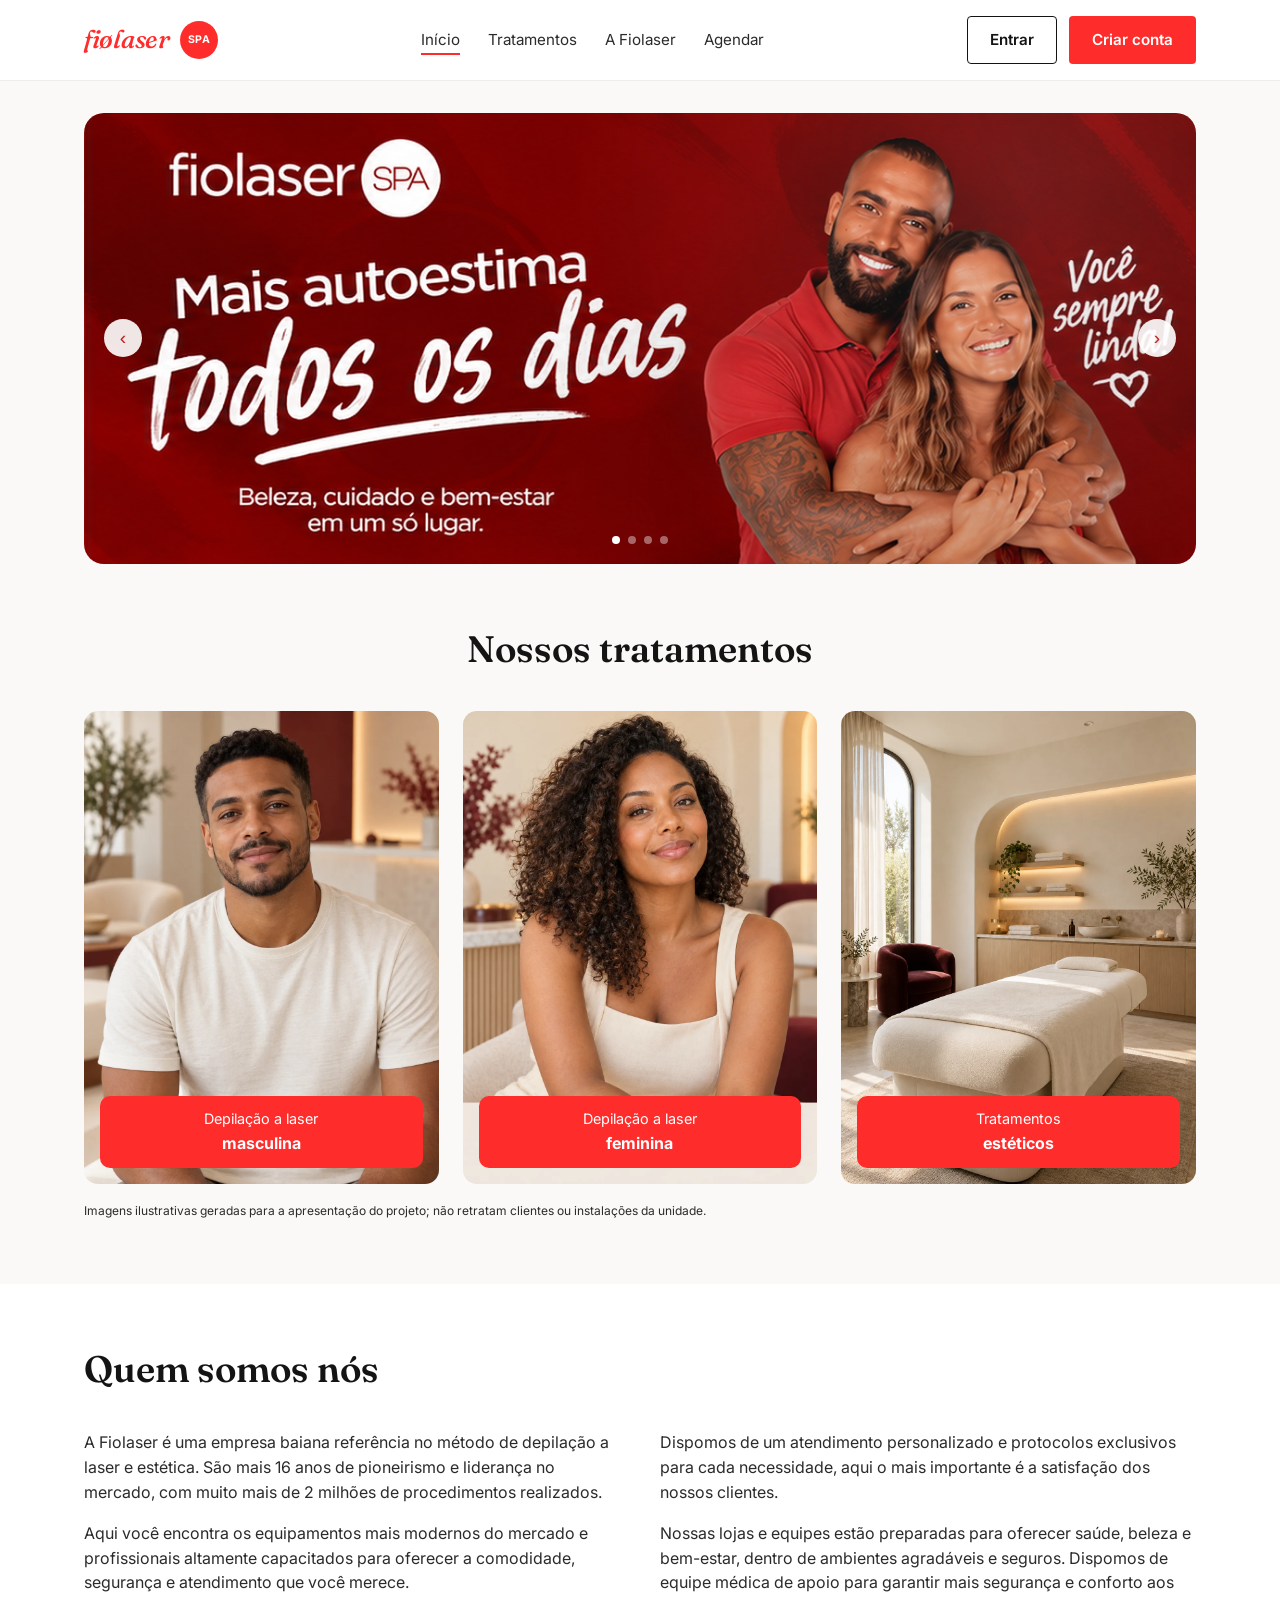
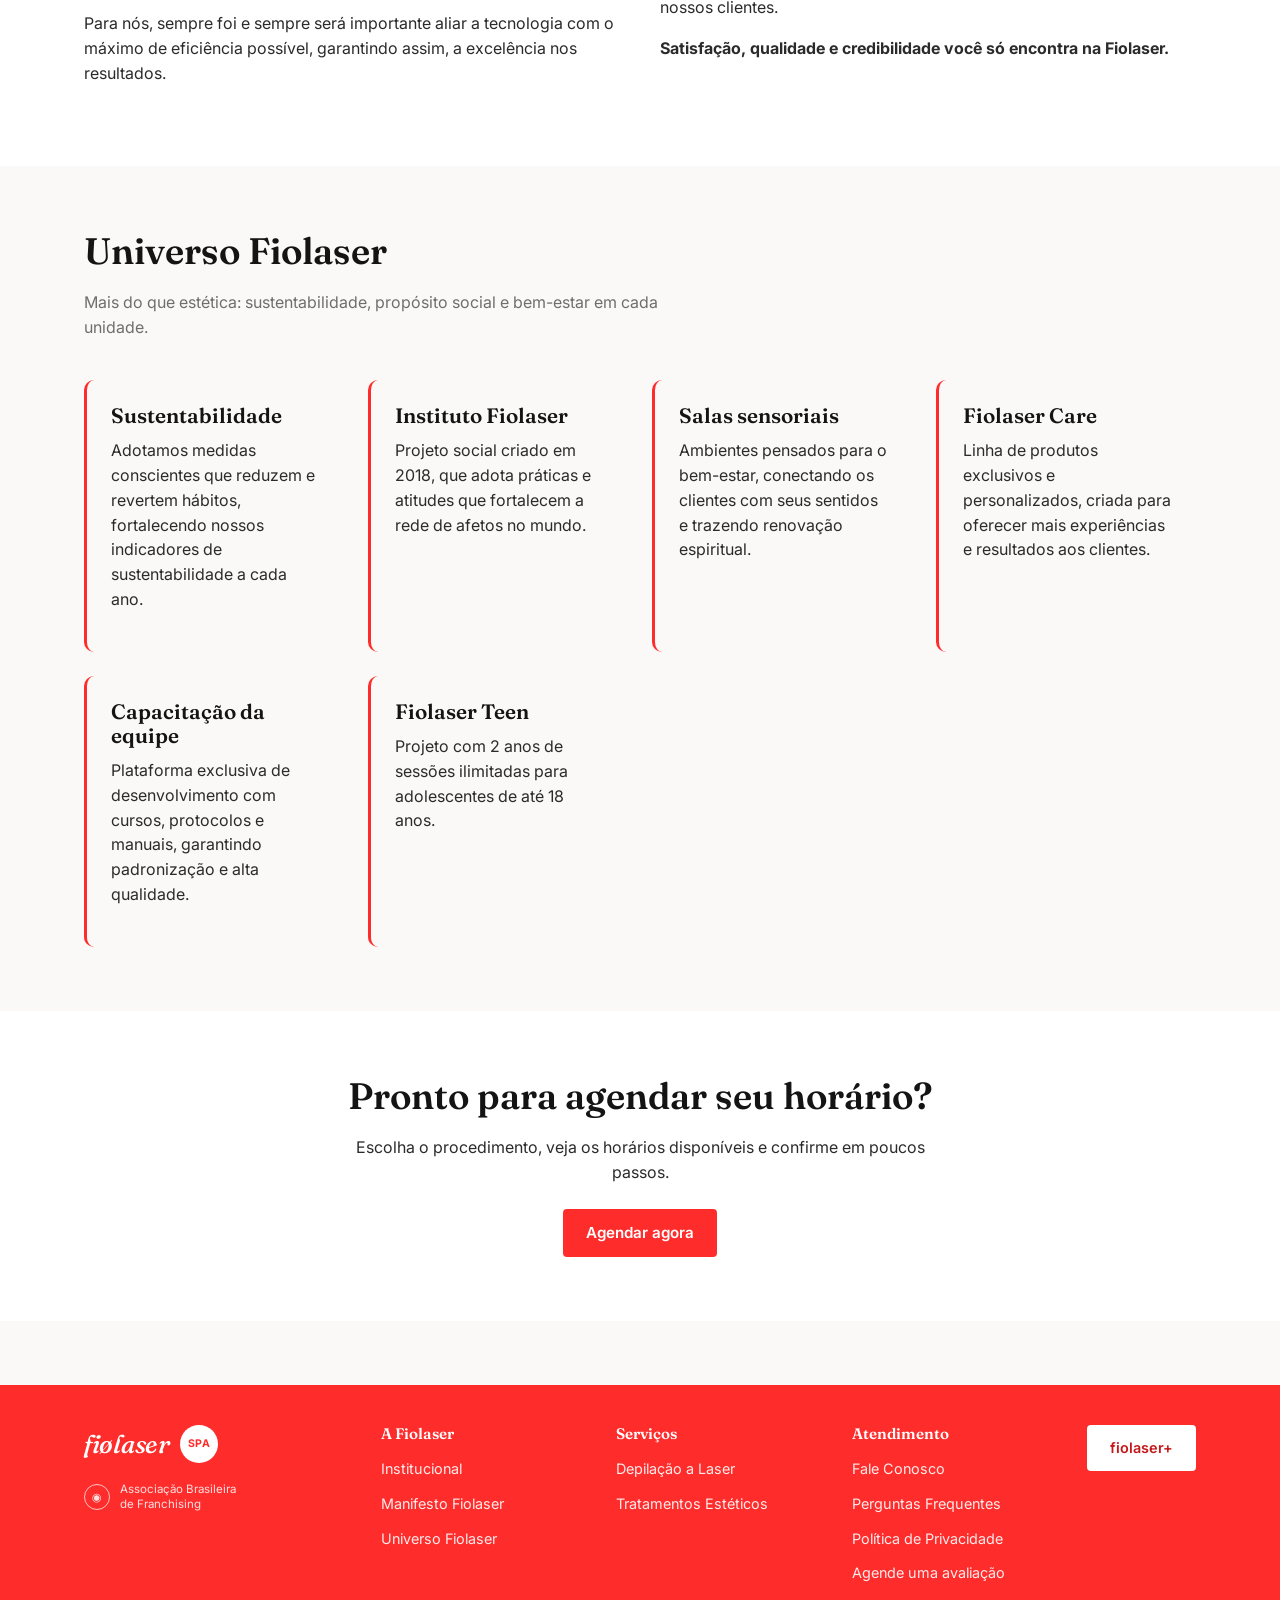
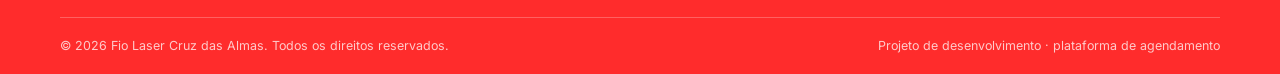
<file: frontend/index.html>
<!DOCTYPE html>
<html lang="pt-BR">
<head>
<meta charset="UTF-8">
<meta name="viewport" content="width=device-width, initial-scale=1.0">
<title>Fiolaser Cruz das Almas — Depilação a laser e estética</title>
<link rel="preconnect" href="https://fonts.googleapis.com">
<link href="https://fonts.googleapis.com/css2?family=Fraunces:wght@500;600;700&family=Inter:wght@400;500;600;700&display=swap" rel="stylesheet">
<link rel="stylesheet" href="css/style.css">
</head>
<body data-page="inicio">

<div id="header-fiolaser"></div>

<section class="hero">
  <h1 class="sr-only">Fiolaser Cruz das Almas — tratamentos e agendamentos</h1>
  <div class="container">
    <div class="hero-carrossel" id="hero-carrossel"></div>
  </div>
</section>


<section class="secao">
  <div class="container">
    <div class="secao-titulo" style="text-align:center; margin:0 auto 40px;">
      <h2>Nossos tratamentos</h2>
    </div>
    <div class="grid-tratamentos">
      <a href="servicos.html" class="card-tratamento">
        <div class="foto-tratamento">
          <img src="img/tratamento-masculino.webp" alt="Retrato ilustrativo de um homem em ambiente de bem-estar" width="1086" height="1448" loading="lazy">
          <span class="rotulo">Depilação a laser<strong>masculina</strong></span>
        </div>
      </a>
      <a href="servicos.html" class="card-tratamento">
        <div class="foto-tratamento">
          <img src="img/tratamento-feminino.webp" alt="Retrato ilustrativo de uma mulher em ambiente de bem-estar" width="1086" height="1448" loading="lazy">
          <span class="rotulo">Depilação a laser<strong>feminina</strong></span>
        </div>
      </a>
      <a href="servicos.html" class="card-tratamento">
        <div class="foto-tratamento">
          <img src="img/ambiente-ilustrativo.webp" alt="Conceito ilustrativo de uma sala de tratamentos com decoração clara" width="1086" height="1448" loading="lazy">
          <span class="rotulo">Tratamentos<strong>estéticos</strong></span>
        </div>
      </a>
    </div>
    <p class="credito-imagens">Imagens ilustrativas geradas para a apresentação do projeto; não retratam clientes ou instalações da unidade.</p>
  </div>
</section>

<section class="secao secao-alt">
  <div class="container">
    <div class="secao-titulo">
      <h2>Quem somos nós</h2>
    </div>
    <div class="sobre-colunas">
      <div>
        <p>A Fiolaser é uma empresa baiana referência no método de depilação a laser e estética. São mais 16 anos de pioneirismo e liderança no mercado, com muito mais de 2 milhões de procedimentos realizados.</p>
        <p>Aqui você encontra os equipamentos mais modernos do mercado e profissionais altamente capacitados para oferecer a comodidade, segurança e atendimento que você merece.</p>
        <p>Para nós, sempre foi e sempre será importante aliar a tecnologia com o máximo de eficiência possível, garantindo assim, a excelência nos resultados.</p>
      </div>
      <div>
        <p>Dispomos de um atendimento personalizado e protocolos exclusivos para cada necessidade, aqui o mais importante é a satisfação dos nossos clientes.</p>
        <p>Nossas lojas e equipes estão preparadas para oferecer saúde, beleza e bem-estar, dentro de ambientes agradáveis e seguros. Dispomos de equipe médica de apoio para garantir mais segurança e conforto aos nossos clientes.</p>
        <p><strong>Satisfação, qualidade e credibilidade você só encontra na Fiolaser.</strong></p>
      </div>
    </div>
  </div>
</section>

<section class="secao">
  <div class="container">
    <div class="secao-titulo">
      <h2>Universo Fiolaser</h2>
      <p>Mais do que estética: sustentabilidade, propósito social e bem-estar em cada unidade.</p>
    </div>
    <div class="grid-universo">
      <div class="card-universo">
        <h3>Sustentabilidade</h3>
        <p>Adotamos medidas conscientes que reduzem e revertem hábitos, fortalecendo nossos indicadores de sustentabilidade a cada ano.</p>
      </div>
      <div class="card-universo">
        <h3>Instituto Fiolaser</h3>
        <p>Projeto social criado em 2018, que adota práticas e atitudes que fortalecem a rede de afetos no mundo.</p>
      </div>
      <div class="card-universo">
        <h3>Salas sensoriais</h3>
        <p>Ambientes pensados para o bem-estar, conectando os clientes com seus sentidos e trazendo renovação espiritual.</p>
      </div>
      <div class="card-universo">
        <h3>Fiolaser Care</h3>
        <p>Linha de produtos exclusivos e personalizados, criada para oferecer mais experiências e resultados aos clientes.</p>
      </div>
      <div class="card-universo">
        <h3>Capacitação da equipe</h3>
        <p>Plataforma exclusiva de desenvolvimento com cursos, protocolos e manuais, garantindo padronização e alta qualidade.</p>
      </div>
      <div class="card-universo">
        <h3>Fiolaser Teen</h3>
        <p>Projeto com 2 anos de sessões ilimitadas para adolescentes de até 18 anos.</p>
      </div>
    </div>
  </div>
</section>

<section class="secao secao-alt" style="text-align:center;">
  <div class="container">
    <h2>Pronto para agendar seu horário?</h2>
    <p style="margin:0 auto 24px;">Escolha o procedimento, veja os horários disponíveis e confirme em poucos passos.</p>
    <a href="agendamento.html" class="btn btn-primario">Agendar agora</a>
  </div>
</section>

<div id="footer-fiolaser"></div>

<script src="js/config.js"></script>
<script src="js/main.js"></script>
</body>
</html>
</file>
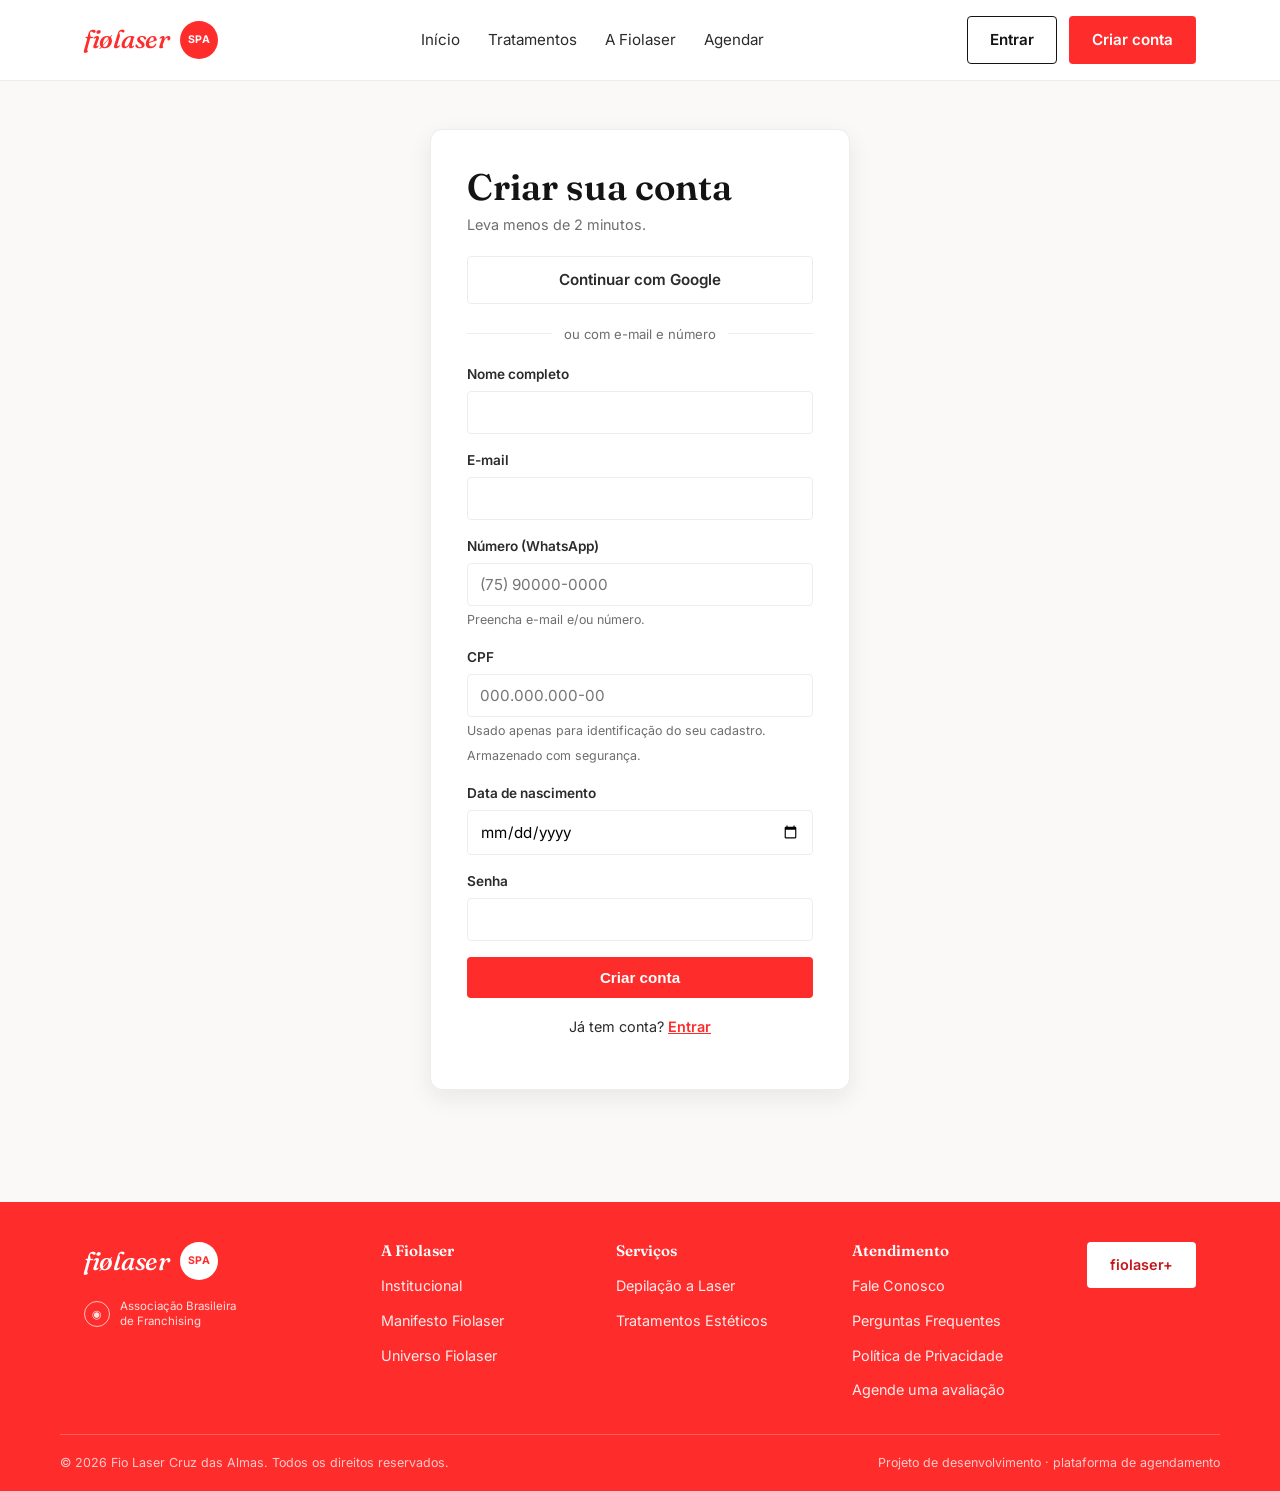
<file: frontend/cadastro.html>
<!DOCTYPE html>
<html lang="pt-BR">
<head>
<meta charset="UTF-8">
<meta name="viewport" content="width=device-width, initial-scale=1.0">
<title>Criar conta — Fiolaser Cruz das Almas</title>
<link rel="preconnect" href="https://fonts.googleapis.com">
<link href="https://fonts.googleapis.com/css2?family=Fraunces:wght@500;600;700&family=Inter:wght@400;500;600;700&display=swap" rel="stylesheet">
<link rel="stylesheet" href="css/style.css">
</head>
<body data-page="cadastro">

<div id="header-fiolaser"></div>

<div class="auth-wrap">
  <div class="auth-card">
    <h2 style="margin-bottom:6px;">Criar sua conta</h2>
    <p style="color:var(--cinza);font-size:0.9rem;margin-bottom:20px;">Leva menos de 2 minutos.</p>

    <a class="btn btn-google btn-bloco" href="#" onclick="loginComGoogle(); return false;">
      Continuar com Google
    </a>
    <div class="divisor">ou com e-mail e número</div>

    <div class="msg-erro" id="msg-erro"></div>

    <form id="form-cadastro">
      <div class="campo">
        <label for="nome">Nome completo</label>
        <input type="text" id="nome" required>
      </div>
      <div class="campo">
        <label for="email">E-mail</label>
        <input type="email" id="email">
      </div>
      <div class="campo">
        <label for="telefone">Número (WhatsApp)</label>
        <input type="tel" id="telefone" placeholder="(75) 90000-0000">
        <small>Preencha e-mail e/ou número.</small>
      </div>
      <div class="campo">
        <label for="cpf">CPF</label>
        <input type="text" id="cpf" placeholder="000.000.000-00" required>
        <small>Usado apenas para identificação do seu cadastro. Armazenado com segurança.</small>
      </div>
      <div class="campo">
        <label for="nascimento">Data de nascimento</label>
        <input type="date" id="nascimento" required>
      </div>
      <div class="campo">
        <label for="senha">Senha</label>
        <input type="password" id="senha" minlength="10" maxlength="72" required>
      </div>
      <button type="submit" class="btn btn-primario btn-bloco">Criar conta</button>
    </form>

    <p style="text-align:center; margin-top:18px; font-size:0.9rem;">
      Já tem conta? <a href="login.html" style="color:var(--vermelho); font-weight:600;">Entrar</a>
    </p>
  </div>
</div>

<div id="footer-fiolaser"></div>

<script src="js/config.js"></script>
<script src="js/main.js"></script>
<script>
document.getElementById("form-cadastro").addEventListener("submit", async (e) => {
  e.preventDefault();
  const msgErro = document.getElementById("msg-erro");
  msgErro.style.display = "none";

  try {
    const resp = await apiFetch("/api/auth/registrar", {
      method: "POST",
      body: JSON.stringify({
        nomeCompleto: document.getElementById("nome").value,
        email: document.getElementById("email").value || null,
        telefone: document.getElementById("telefone").value || null,
        cpf: document.getElementById("cpf").value,
        dataNascimento: document.getElementById("nascimento").value,
        senha: document.getElementById("senha").value
      })
    });
    sessionStorage.setItem("fiolaser_token", resp.token);
    sessionStorage.setItem("fiolaser_nome", resp.nomeCompleto);
    sessionStorage.setItem("fiolaser_role", resp.role);
    window.location.href = "agendamento.html";
  } catch (err) {
    msgErro.textContent = err.message;
    msgErro.style.display = "block";
  }
});

function loginComGoogle() {
  window.location.href = `${API_BASE}/oauth2/authorization/google`;
}
</script>
</body>
</html>
</file>
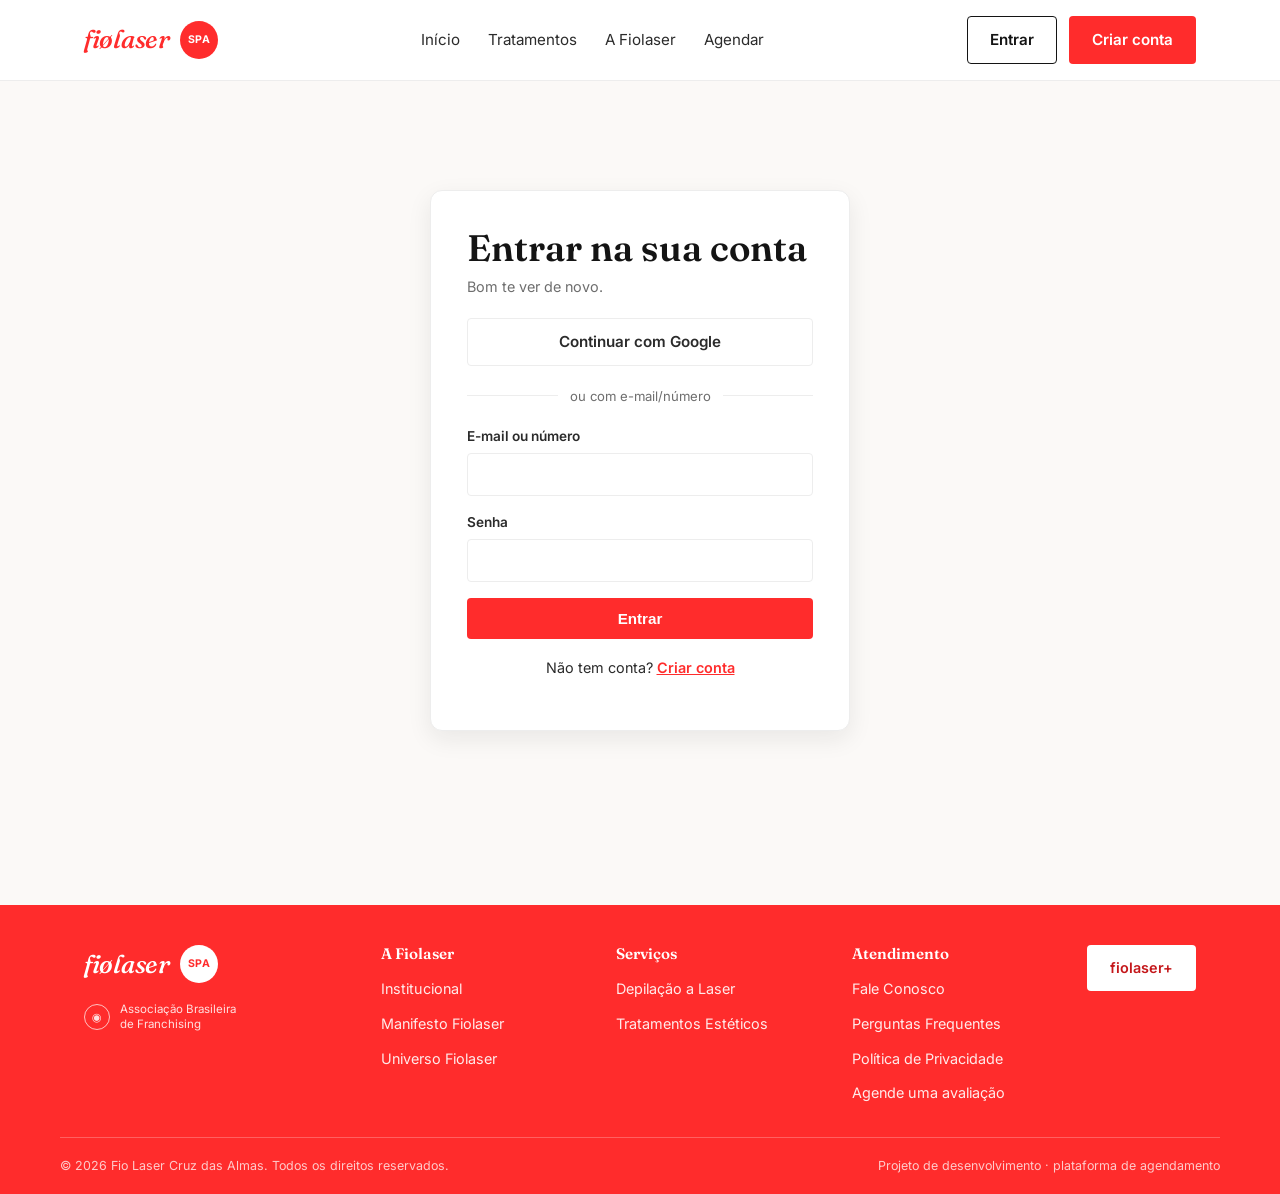
<file: frontend/completar-cadastro.html>
<!DOCTYPE html>
<html lang="pt-BR"><head><meta charset="UTF-8"><meta name="viewport" content="width=device-width,initial-scale=1">
<meta name="referrer" content="no-referrer"><title>Completar cadastro — Fiolaser</title><link rel="stylesheet" href="css/style.css"></head>
<body><div id="header-fiolaser"></div><main class="auth-wrap"><section class="auth-card"><h1>Complete seu cadastro</h1>
<p>Informe seus dados para reservar um atendimento.</p><form id="profile-form">
<div class="campo"><label for="cpf">CPF</label><input id="cpf" required maxlength="14" autocomplete="off"></div>
<div class="campo"><label for="birth">Data de nascimento</label><input id="birth" type="date" required></div>
<div class="campo"><label for="phone">Telefone (opcional)</label><input id="phone" type="tel" maxlength="20" autocomplete="tel"></div>
<button class="btn btn-primario">Salvar e continuar</button></form><p id="profile-status" role="status"></p></section></main><div id="footer-fiolaser"></div>
<script src="js/config.js"></script><script src="js/main.js"></script><script src="js/profile.js"></script></body></html>
</file>
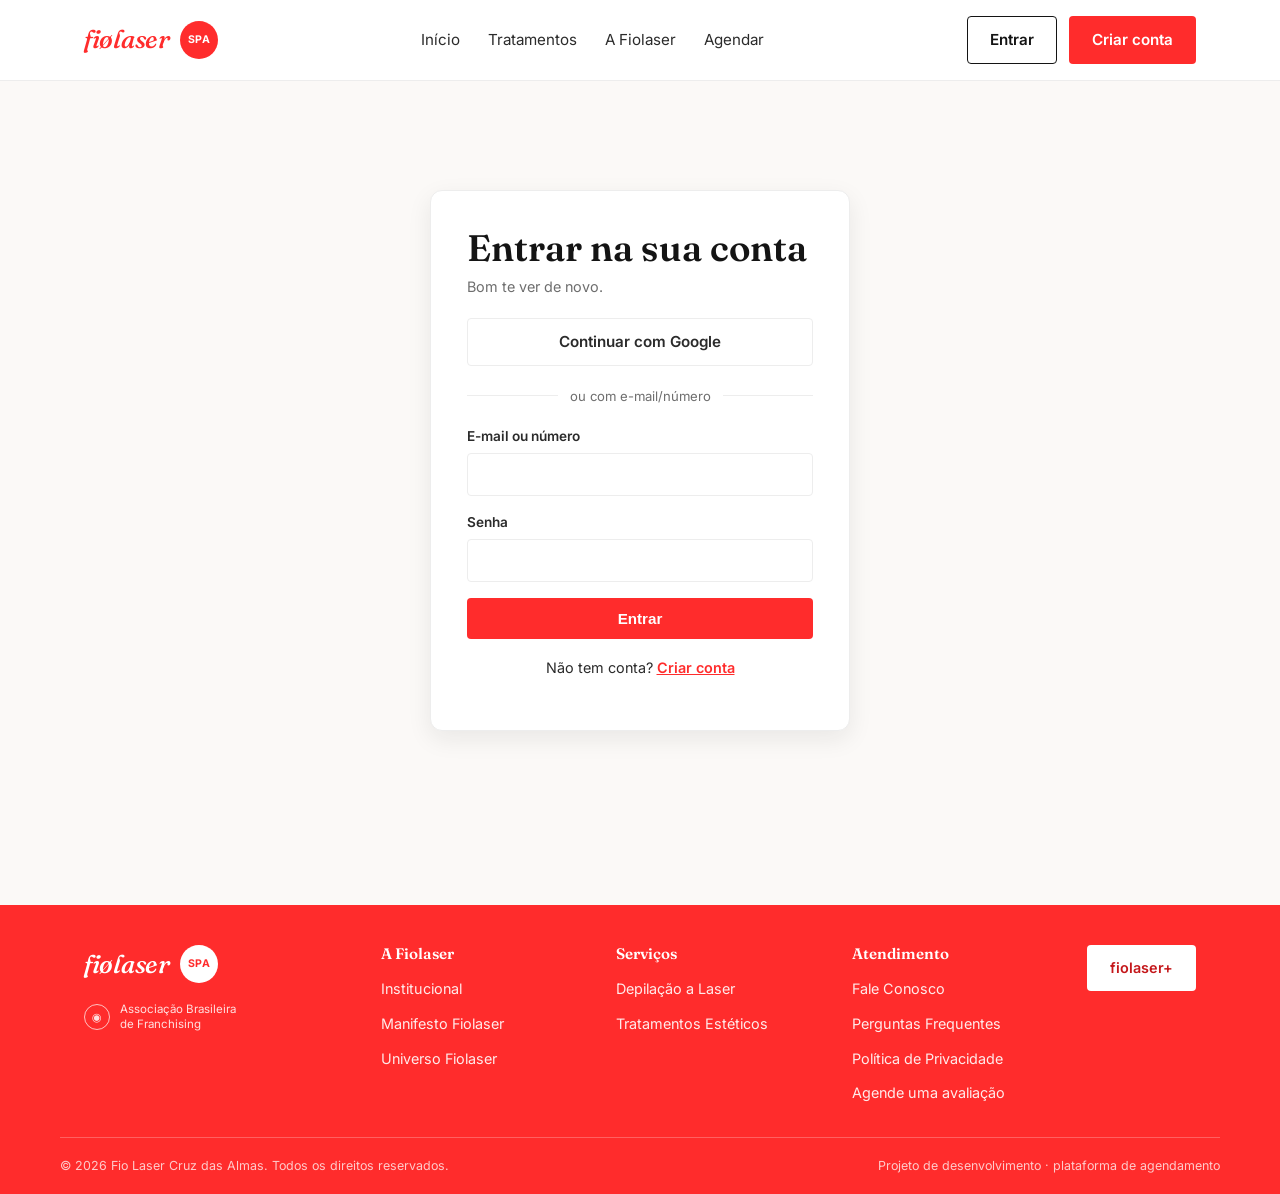
<file: frontend/login.html>
<!DOCTYPE html>
<html lang="pt-BR">
<head>
<meta charset="UTF-8">
<meta name="viewport" content="width=device-width, initial-scale=1.0">
<title>Entrar — Fiolaser Cruz das Almas</title>
<link rel="preconnect" href="https://fonts.googleapis.com">
<link href="https://fonts.googleapis.com/css2?family=Fraunces:wght@500;600;700&family=Inter:wght@400;500;600;700&display=swap" rel="stylesheet">
<link rel="stylesheet" href="css/style.css">
</head>
<body data-page="login">

<div id="header-fiolaser"></div>

<div class="auth-wrap">
  <div class="auth-card">
    <h2 style="margin-bottom:6px;">Entrar na sua conta</h2>
    <p style="color:var(--cinza);font-size:0.9rem;margin-bottom:20px;">Bom te ver de novo.</p>

    <a class="btn btn-google btn-bloco" href="#" onclick="loginComGoogle(); return false;">
      Continuar com Google
    </a>
    <div class="divisor">ou com e-mail/número</div>

    <div class="msg-erro" id="msg-erro"></div>

    <form id="form-login">
      <div class="campo">
        <label for="identificador">E-mail ou número</label>
        <input type="text" id="identificador" required>
      </div>
      <div class="campo">
        <label for="senha">Senha</label>
        <input type="password" id="senha" required>
      </div>
      <button type="submit" class="btn btn-primario btn-bloco">Entrar</button>
    </form>

    <p style="text-align:center; margin-top:18px; font-size:0.9rem;">
      Não tem conta? <a href="cadastro.html" style="color:var(--vermelho); font-weight:600;">Criar conta</a>
    </p>
  </div>
</div>

<div id="footer-fiolaser"></div>

<script src="js/config.js"></script>
<script src="js/main.js"></script>
<script>
document.getElementById("form-login").addEventListener("submit", async (e) => {
  e.preventDefault();
  const msgErro = document.getElementById("msg-erro");
  msgErro.style.display = "none";

  try {
    const resp = await apiFetch("/api/auth/login", {
      method: "POST",
      body: JSON.stringify({
        identificador: document.getElementById("identificador").value,
        senha: document.getElementById("senha").value
      })
    });
    sessionStorage.setItem("fiolaser_token", resp.token);
    sessionStorage.setItem("fiolaser_nome", resp.nomeCompleto);
    sessionStorage.setItem("fiolaser_role", resp.role);
    window.location.href = resp.role === "ADMIN" ? "admin.html" : (resp.perfilCompleto ? "agendamento.html" : "completar-cadastro.html");
  } catch (err) {
    msgErro.textContent = err.message;
    msgErro.style.display = "block";
  }
});

if(new URLSearchParams(location.search).get("erro")==="google") { const el=document.getElementById("msg-erro");el.textContent="Não foi possível entrar com Google. Se já tem uma conta com este e-mail, entre com sua senha.";el.style.display="block"; }
function loginComGoogle() {
  window.location.href = `${API_BASE}/oauth2/authorization/google`;
}
</script>
</body>
</html>
</file>
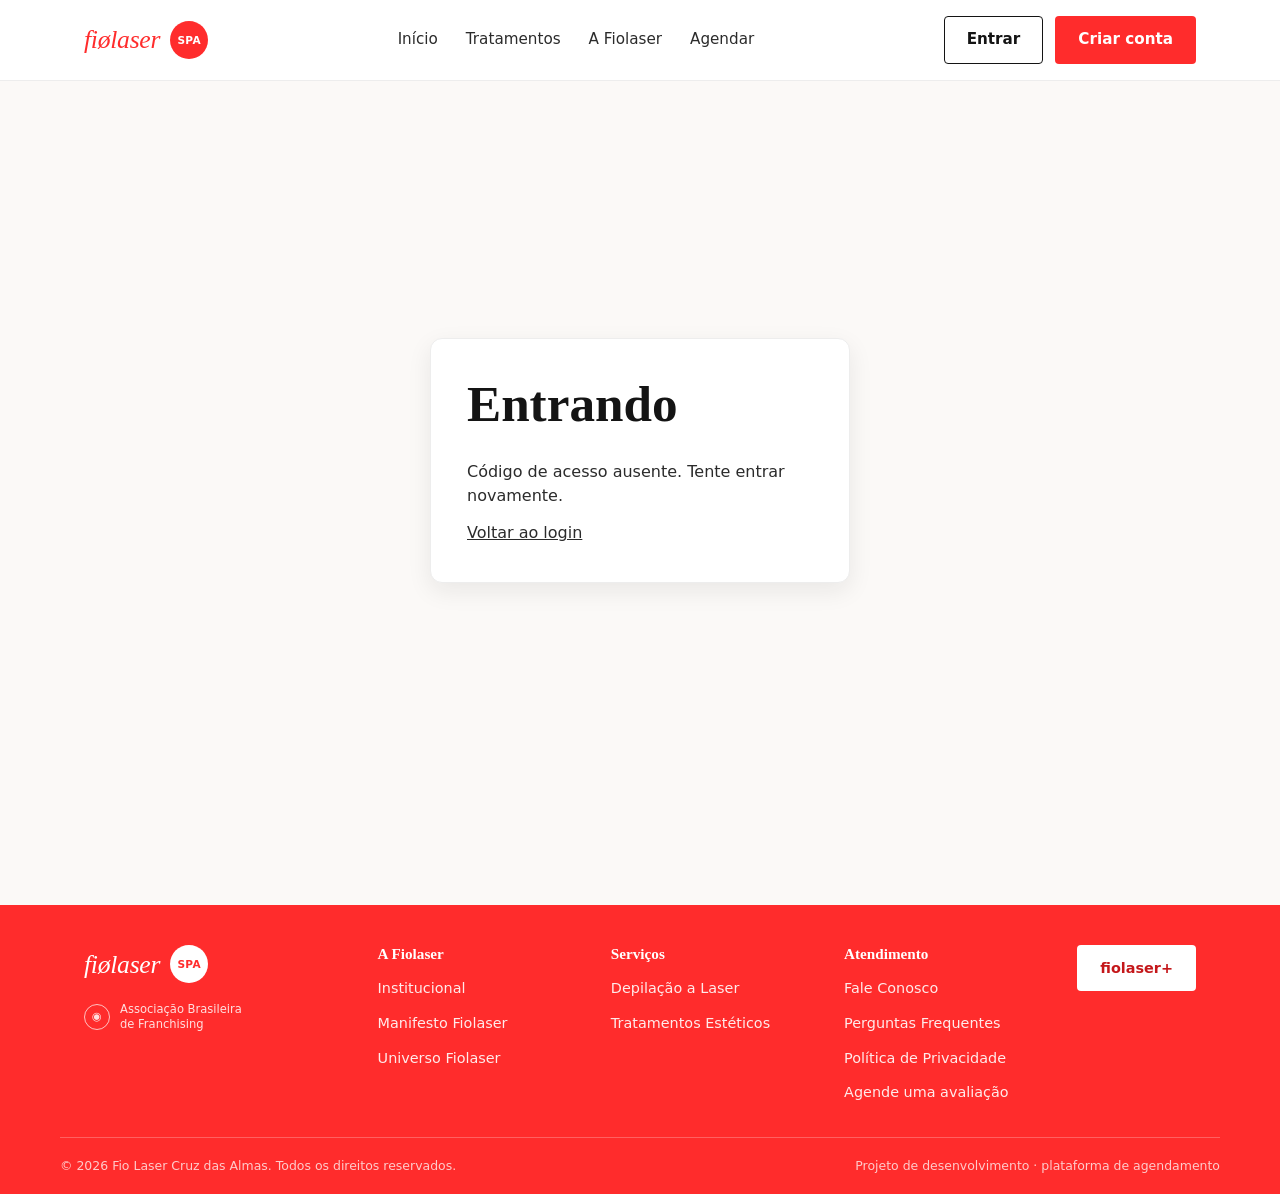
<file: frontend/oauth-callback.html>
<!DOCTYPE html>
<html lang="pt-BR"><head><meta charset="UTF-8"><meta name="viewport" content="width=device-width,initial-scale=1">
<meta name="referrer" content="no-referrer"><title>Entrando — Fiolaser</title><link rel="stylesheet" href="css/style.css"></head>
<body><div id="header-fiolaser"></div><main class="auth-wrap"><section class="auth-card"><h1>Entrando</h1><p id="oauth-status" role="status">Validando seu acesso…</p><a href="login.html">Voltar ao login</a></section></main><div id="footer-fiolaser"></div>
<script src="js/config.js"></script><script src="js/main.js"></script><script src="js/oauth.js"></script></body></html>
</file>
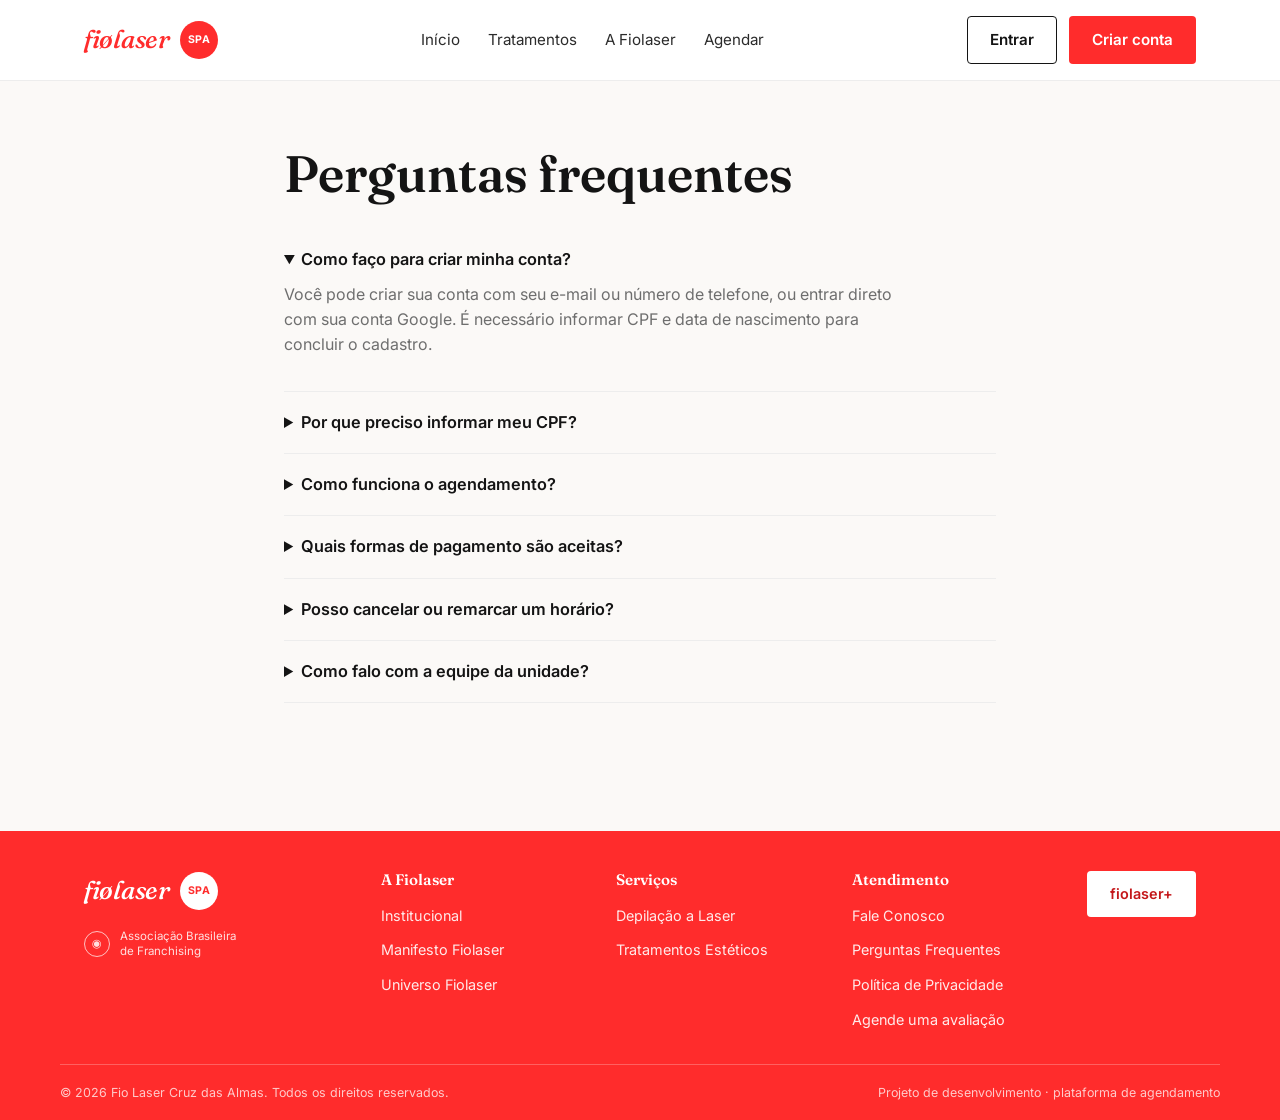
<file: frontend/perguntas-frequentes.html>
<!DOCTYPE html>
<html lang="pt-BR">
<head>
<meta charset="UTF-8">
<meta name="viewport" content="width=device-width, initial-scale=1.0">
<title>Perguntas frequentes — Fiolaser Cruz das Almas</title>
<link rel="preconnect" href="https://fonts.googleapis.com">
<link href="https://fonts.googleapis.com/css2?family=Fraunces:wght@500;600;700&family=Inter:wght@400;500;600;700&display=swap" rel="stylesheet">
<link rel="stylesheet" href="css/style.css">
<style>
  details { border-bottom: 1px solid var(--cinza-claro); padding: 18px 0; }
  summary { font-weight: 600; cursor: pointer; font-size: 1.02rem; color: var(--preto); }
  details p { margin-top: 10px; color: var(--cinza); }
</style>
</head>
<body data-page="perguntas-frequentes">

<div id="header-fiolaser"></div>

<section class="secao">
  <div class="container" style="max-width:760px;">
    <h1>Perguntas frequentes</h1>

    <details open>
      <summary>Como faço para criar minha conta?</summary>
      <p>Você pode criar sua conta com seu e-mail ou número de telefone, ou entrar direto com sua conta Google. É necessário informar CPF e data de nascimento para concluir o cadastro.</p>
    </details>
    <details>
      <summary>Por que preciso informar meu CPF?</summary>
      <p>O CPF é usado apenas para identificar seu cadastro de forma única. Ele é armazenado de forma criptografada e nunca é exibido para terceiros.</p>
    </details>
    <details>
      <summary>Como funciona o agendamento?</summary>
      <p>Escolha o procedimento desejado, selecione um dia no calendário e um horário disponível. Horários já reservados aparecem opacos e não podem ser selecionados.</p>
    </details>
    <details>
      <summary>Quais formas de pagamento são aceitas?</summary>
      <p>Aceitamos cartão, Pix e dinheiro. Você escolhe a forma de pagamento no momento da confirmação do agendamento.</p>
    </details>
    <details>
      <summary>Posso cancelar ou remarcar um horário?</summary>
      <p>Sim. Acesse sua conta e cancele o agendamento na sua área de agendamentos; o horário volta a ficar disponível para outros clientes.</p>
    </details>
    <details>
      <summary>Como falo com a equipe da unidade?</summary>
      <p>Você pode nos chamar pelo Instagram @fiolaser.cruzdasalmas ou pelo telefone (75) 98102-8125.</p>
    </details>
  </div>
</section>

<div id="footer-fiolaser"></div>
<script src="js/config.js"></script>
<script src="js/main.js"></script>
</body>
</html>
</file>
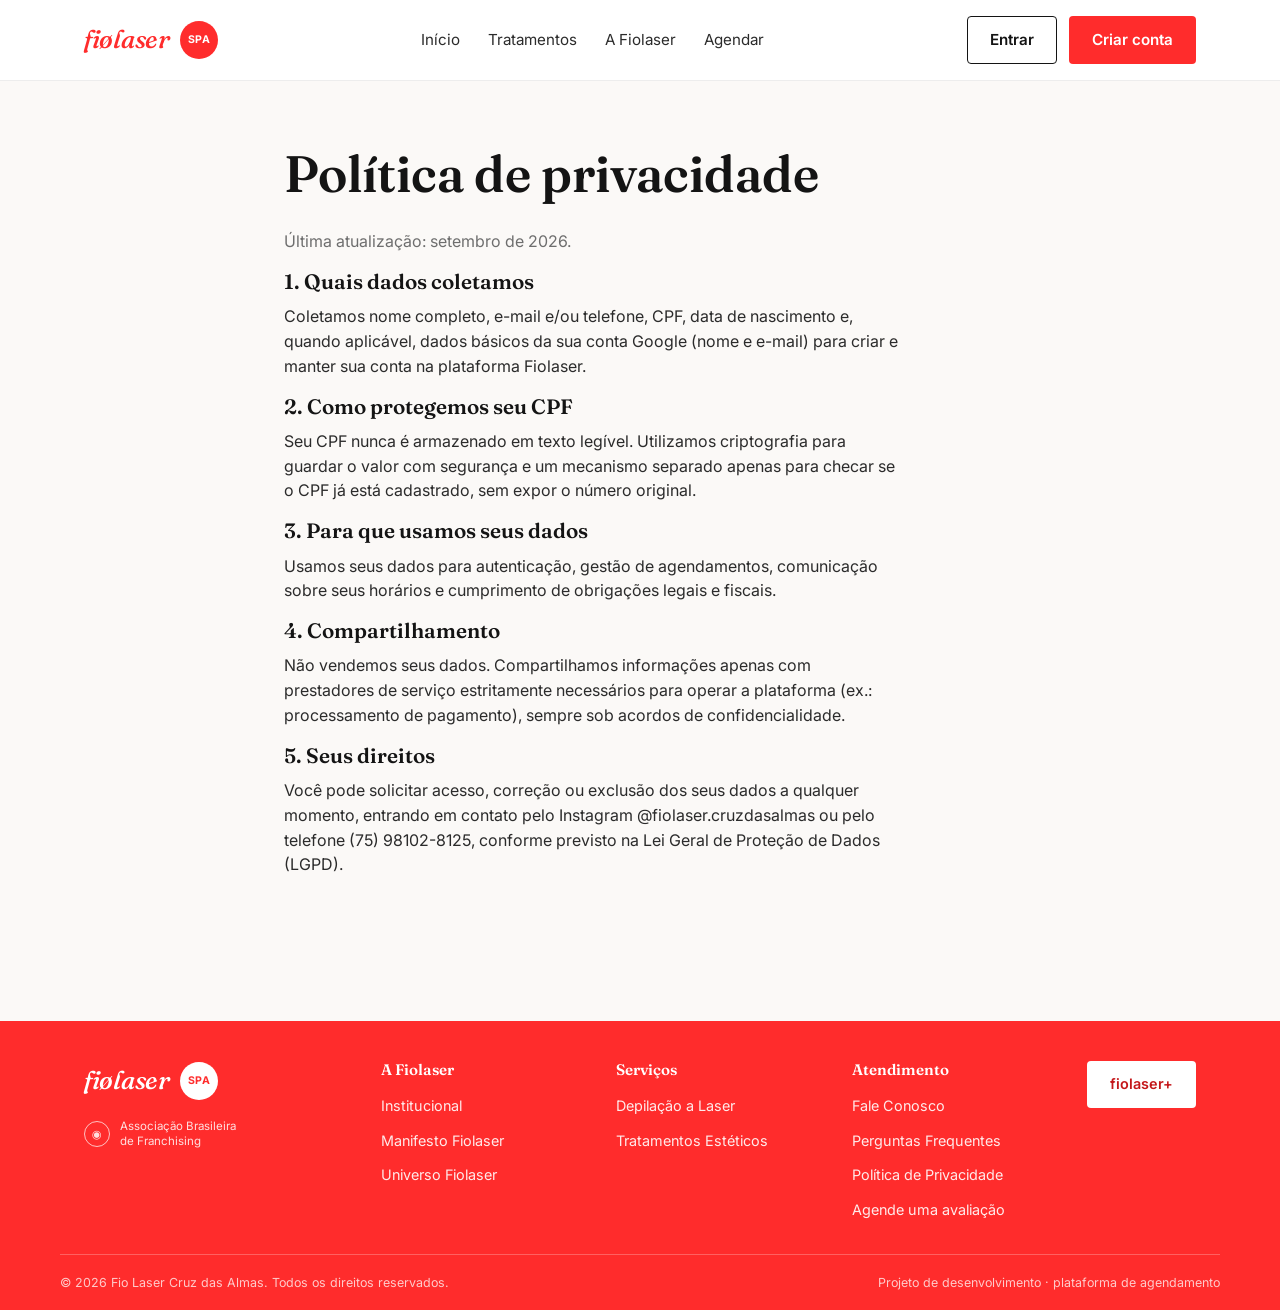
<file: frontend/politica-privacidade.html>
<!DOCTYPE html>
<html lang="pt-BR">
<head>
<meta charset="UTF-8">
<meta name="viewport" content="width=device-width, initial-scale=1.0">
<title>Política de privacidade — Fiolaser Cruz das Almas</title>
<link rel="preconnect" href="https://fonts.googleapis.com">
<link href="https://fonts.googleapis.com/css2?family=Fraunces:wght@500;600;700&family=Inter:wght@400;500;600;700&display=swap" rel="stylesheet">
<link rel="stylesheet" href="css/style.css">
</head>
<body data-page="politica-privacidade">

<div id="header-fiolaser"></div>

<section class="secao">
  <div class="container" style="max-width:760px;">
    <h1>Política de privacidade</h1>
    <p style="color:var(--cinza)">Última atualização: setembro de 2026.</p>

    <h3>1. Quais dados coletamos</h3>
    <p>Coletamos nome completo, e-mail e/ou telefone, CPF, data de nascimento e, quando aplicável, dados básicos da sua conta Google (nome e e-mail) para criar e manter sua conta na plataforma Fiolaser.</p>

    <h3>2. Como protegemos seu CPF</h3>
    <p>Seu CPF nunca é armazenado em texto legível. Utilizamos criptografia para guardar o valor com segurança e um mecanismo separado apenas para checar se o CPF já está cadastrado, sem expor o número original.</p>

    <h3>3. Para que usamos seus dados</h3>
    <p>Usamos seus dados para autenticação, gestão de agendamentos, comunicação sobre seus horários e cumprimento de obrigações legais e fiscais.</p>

    <h3>4. Compartilhamento</h3>
    <p>Não vendemos seus dados. Compartilhamos informações apenas com prestadores de serviço estritamente necessários para operar a plataforma (ex.: processamento de pagamento), sempre sob acordos de confidencialidade.</p>

    <h3>5. Seus direitos</h3>
    <p>Você pode solicitar acesso, correção ou exclusão dos seus dados a qualquer momento, entrando em contato pelo Instagram @fiolaser.cruzdasalmas ou pelo telefone (75) 98102-8125, conforme previsto na Lei Geral de Proteção de Dados (LGPD).</p>
  </div>
</section>

<div id="footer-fiolaser"></div>
<script src="js/config.js"></script>
<script src="js/main.js"></script>
</body>
</html>
</file>
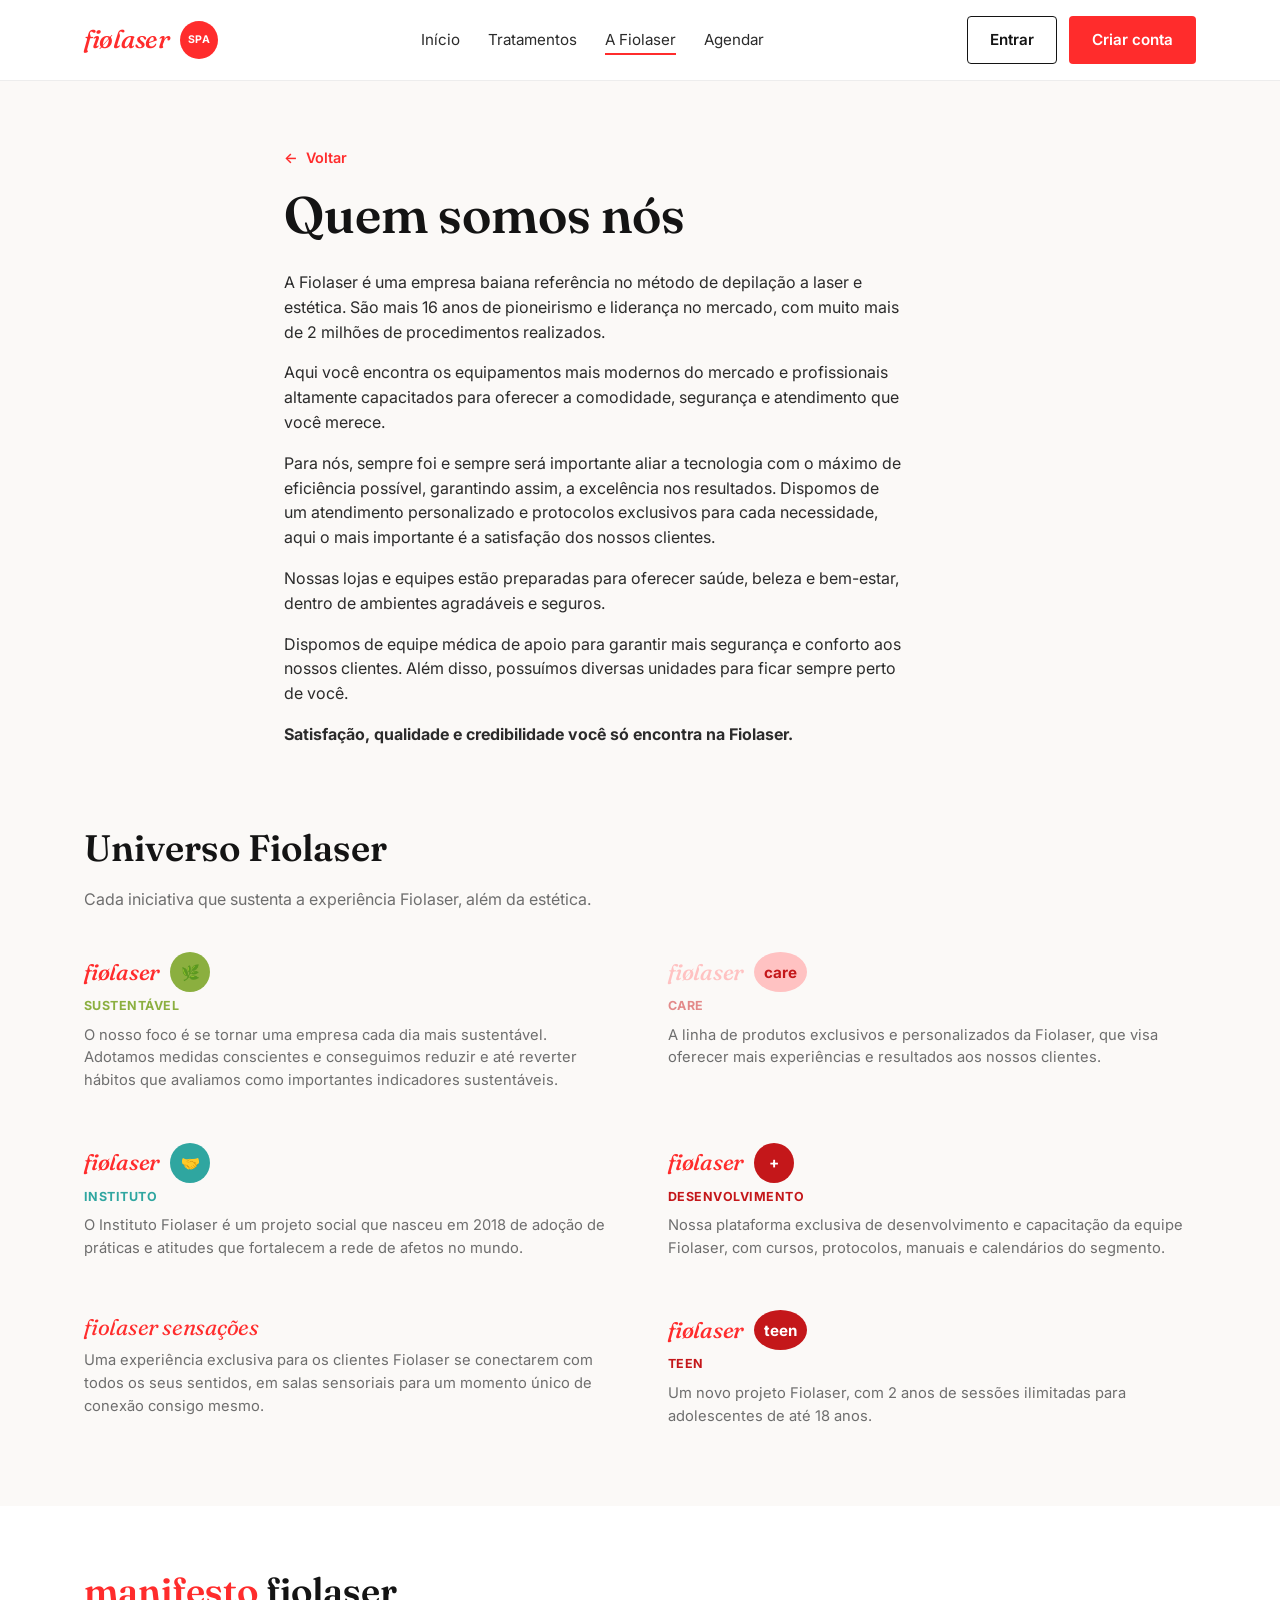
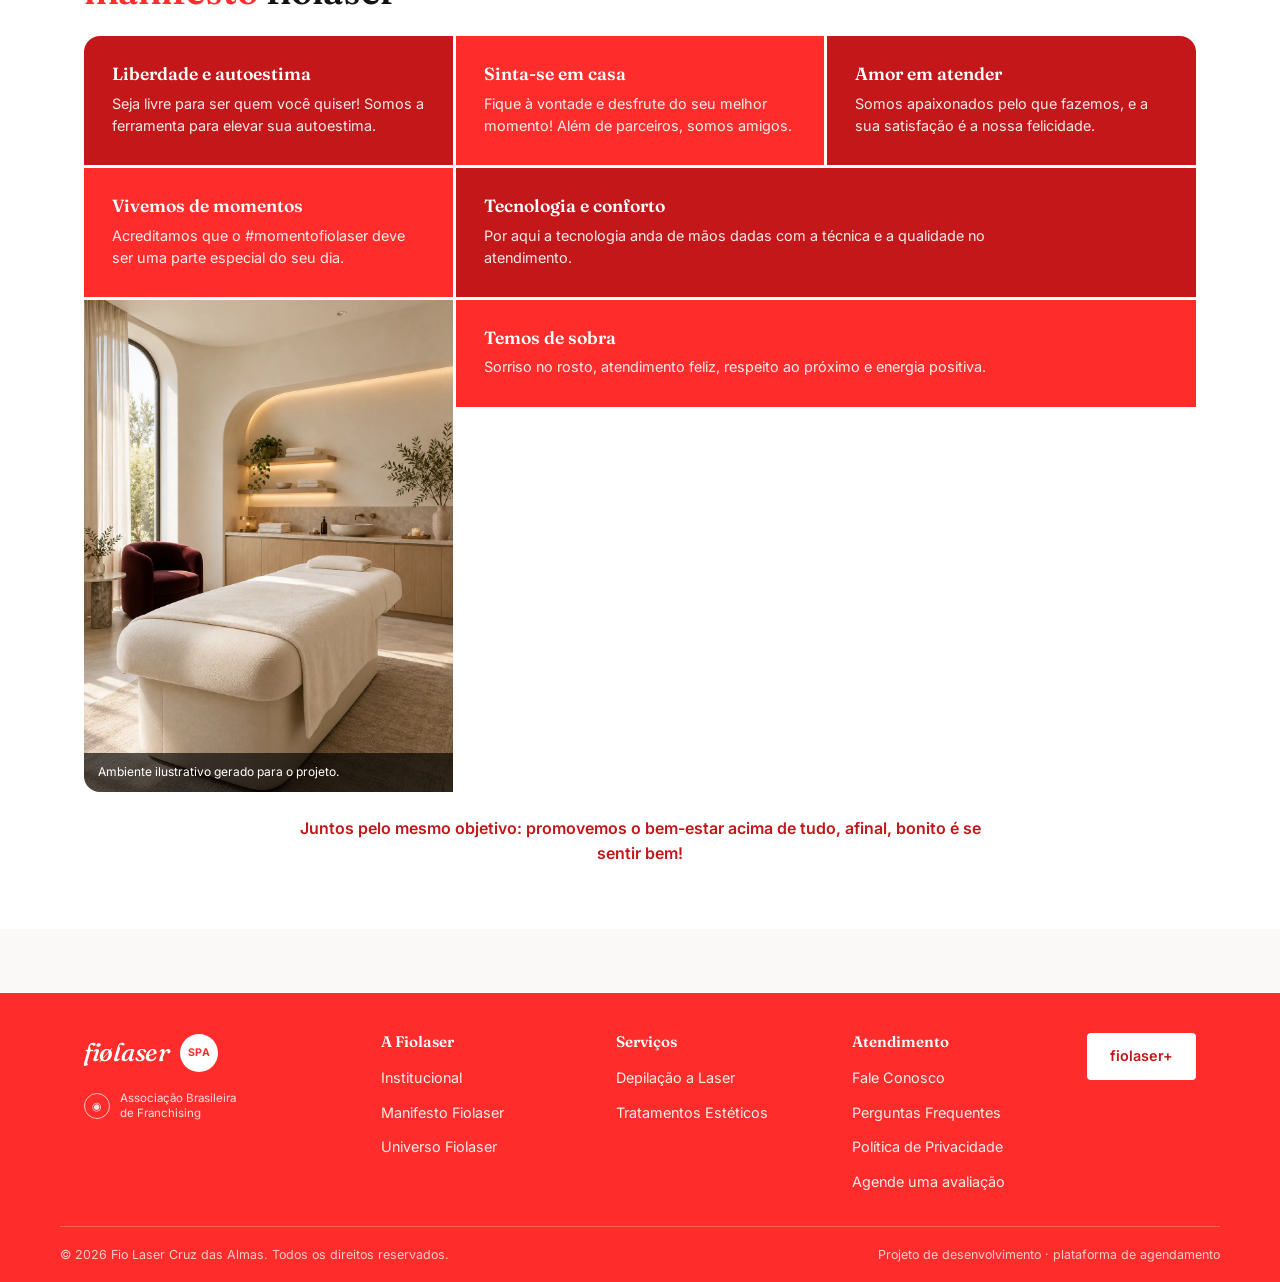
<file: frontend/quem-somos.html>
<!DOCTYPE html>
<html lang="pt-BR">
<head>
<meta charset="UTF-8">
<meta name="viewport" content="width=device-width, initial-scale=1.0">
<title>Quem somos — Fiolaser Cruz das Almas</title>
<link rel="preconnect" href="https://fonts.googleapis.com">
<link href="https://fonts.googleapis.com/css2?family=Fraunces:wght@500;600;700&family=Inter:wght@400;500;600;700&display=swap" rel="stylesheet">
<link rel="stylesheet" href="css/style.css">
</head>
<body data-page="quem-somos">

<div id="header-fiolaser"></div>

<section class="secao" style="padding-bottom:0;">
  <div class="container" style="max-width:760px;">
    <button class="btn-voltar" onclick="if (document.referrer) { history.back(); } else { window.location.href='index.html'; }">
      <span aria-hidden="true">←</span> Voltar
    </button>
    <h1>Quem somos nós</h1>
    <p>A Fiolaser é uma empresa baiana referência no método de depilação a laser e estética. São mais 16 anos de pioneirismo e liderança no mercado, com muito mais de 2 milhões de procedimentos realizados.</p>
    <p>Aqui você encontra os equipamentos mais modernos do mercado e profissionais altamente capacitados para oferecer a comodidade, segurança e atendimento que você merece.</p>
    <p>Para nós, sempre foi e sempre será importante aliar a tecnologia com o máximo de eficiência possível, garantindo assim, a excelência nos resultados. Dispomos de um atendimento personalizado e protocolos exclusivos para cada necessidade, aqui o mais importante é a satisfação dos nossos clientes.</p>
    <p>Nossas lojas e equipes estão preparadas para oferecer saúde, beleza e bem-estar, dentro de ambientes agradáveis e seguros.</p>
    <p>Dispomos de equipe médica de apoio para garantir mais segurança e conforto aos nossos clientes. Além disso, possuímos diversas unidades para ficar sempre perto de você.</p>
    <p><strong>Satisfação, qualidade e credibilidade você só encontra na Fiolaser.</strong></p>
  </div>
</section>

<section class="secao" id="universo">
  <div class="container">
    <div class="secao-titulo">
      <h2>Universo Fiolaser</h2>
      <p>Cada iniciativa que sustenta a experiência Fiolaser, além da estética.</p>
    </div>

    <div class="universo-lista">
      <div class="universo-item">
        <div class="universo-item-head">
          <span class="marca-fiolaser-texto" style="font-size:1.4rem;">fi&oslash;laser</span>
          <span class="universo-badge" style="background:#8BAF3F;">🌿</span>
        </div>
        <div class="universo-item-label" style="color:#8BAF3F;">SUSTENTÁVEL</div>
        <p>O nosso foco é se tornar uma empresa cada dia mais sustentável. Adotamos medidas conscientes e conseguimos reduzir e até reverter hábitos que avaliamos como importantes indicadores sustentáveis.</p>
      </div>

      <div class="universo-item">
        <div class="universo-item-head">
          <span class="marca-fiolaser-texto" style="font-size:1.4rem; color:#FFC2C2;">fi&oslash;laser</span>
          <span class="universo-badge" style="background:#FFC2C2; color:var(--vermelho-escuro);">care</span>
        </div>
        <div class="universo-item-label" style="color:#E38A8A;">CARE</div>
        <p>A linha de produtos exclusivos e personalizados da Fiolaser, que visa oferecer mais experiências e resultados aos nossos clientes.</p>
      </div>

      <div class="universo-item">
        <div class="universo-item-head">
          <span class="marca-fiolaser-texto" style="font-size:1.4rem;">fi&oslash;laser</span>
          <span class="universo-badge" style="background:#2FA6A0;">🤝</span>
        </div>
        <div class="universo-item-label" style="color:#2FA6A0;">INSTITUTO</div>
        <p>O Instituto Fiolaser é um projeto social que nasceu em 2018 de adoção de práticas e atitudes que fortalecem a rede de afetos no mundo.</p>
      </div>

      <div class="universo-item">
        <div class="universo-item-head">
          <span class="marca-fiolaser-texto" style="font-size:1.4rem;">fi&oslash;laser</span>
          <span class="universo-badge" style="background:var(--vermelho-escuro);">+</span>
        </div>
        <div class="universo-item-label" style="color:var(--vermelho-escuro);">DESENVOLVIMENTO</div>
        <p>Nossa plataforma exclusiva de desenvolvimento e capacitação da equipe Fiolaser, com cursos, protocolos, manuais e calendários do segmento.</p>
      </div>

      <div class="universo-item">
        <div class="universo-item-head">
          <span class="marca-fiolaser-texto" style="font-size:1.4rem; font-weight:400;">fiolaser sensações</span>
        </div>
        <p>Uma experiência exclusiva para os clientes Fiolaser se conectarem com todos os seus sentidos, em salas sensoriais para um momento único de conexão consigo mesmo.</p>
      </div>

      <div class="universo-item">
        <div class="universo-item-head">
          <span class="marca-fiolaser-texto" style="font-size:1.4rem;">fi&oslash;laser</span>
          <span class="universo-badge" style="background:var(--vermelho-escuro);">teen</span>
        </div>
        <div class="universo-item-label" style="color:var(--vermelho-escuro);">TEEN</div>
        <p>Um novo projeto Fiolaser, com 2 anos de sessões ilimitadas para adolescentes de até 18 anos.</p>
      </div>
    </div>
  </div>
</section>

<section class="secao secao-alt" id="manifesto">
  <div class="container">
    <h2><span style="color:var(--vermelho)">manifesto</span> fiolaser</h2>
    <div class="manifesto-grid">
      <div class="manifesto-bloco manifesto-escuro">
        <h3>Liberdade e autoestima</h3>
        <p>Seja livre para ser quem você quiser! Somos a ferramenta para elevar sua autoestima.</p>
      </div>
      <div class="manifesto-bloco">
        <h3>Sinta-se em casa</h3>
        <p>Fique à vontade e desfrute do seu melhor momento! Além de parceiros, somos amigos.</p>
      </div>
      <div class="manifesto-bloco manifesto-escuro">
        <h3>Amor em atender</h3>
        <p>Somos apaixonados pelo que fazemos, e a sua satisfação é a nossa felicidade.</p>
      </div>
      <div class="manifesto-bloco">
        <h3>Vivemos de momentos</h3>
        <p>Acreditamos que o #momentofiolaser deve ser uma parte especial do seu dia.</p>
      </div>
      <div class="manifesto-bloco manifesto-escuro" style="grid-column: span 2;">
        <h3>Tecnologia e conforto</h3>
        <p>Por aqui a tecnologia anda de mãos dadas com a técnica e a qualidade no atendimento.</p>
      </div>
      <figure class="manifesto-foto" style="grid-row: span 2;">
        <img src="img/ambiente-ilustrativo.webp" alt="Conceito de ambiente acolhedor para tratamentos, com maca e luz natural" width="1086" height="1448" loading="lazy">
        <figcaption>Ambiente ilustrativo gerado para o projeto.</figcaption>
      </figure>
      <div class="manifesto-bloco" style="grid-column: span 2;">
        <h3>Temos de sobra</h3>
        <p>Sorriso no rosto, atendimento feliz, respeito ao próximo e energia positiva.</p>
      </div>
    </div>
    <p style="text-align:center; margin:24px auto 0; font-weight:600; color:var(--vermelho-escuro);">Juntos pelo mesmo objetivo: promovemos o bem-estar acima de tudo, afinal, bonito é se sentir bem!</p>
  </div>
</section>

<div id="footer-fiolaser"></div>
<script src="js/config.js"></script>
<script src="js/main.js"></script>
</body>
</html>
</file>
<file: frontend/css/style.css>
:root {
  --vermelho: #FF2C2C;
  --vermelho-escuro: #C4171A;
  --preto: #141414;
  --grafite: #2B2B2B;
  --cinza: #6E6E6E;
  --cinza-claro: #EDEDED;
  --branco: #FFFFFF;
  --creme: #FBF9F7;

  --fonte-titulo: 'Fraunces', Georgia, serif;
  --fonte-texto: 'Inter', system-ui, sans-serif;

  --raio: 4px;
  --sombra: 0 8px 24px rgba(20, 20, 20, 0.08);
}

* { box-sizing: border-box; }

html { scroll-behavior: smooth; }

body {
  margin: 0;
  font-family: var(--fonte-texto);
  color: var(--grafite);
  background: var(--creme);
  line-height: 1.55;
}

h1, h2, h3, h4 {
  font-family: var(--fonte-titulo);
  color: var(--preto);
  margin: 0 0 0.5em;
  font-weight: 600;
  line-height: 1.15;
}

h1 { font-size: clamp(2.2rem, 4vw, 3.4rem); }
h2 { font-size: clamp(1.6rem, 3vw, 2.3rem); }
h3 { font-size: 1.3rem; }

p { margin: 0 0 1em; max-width: 62ch; }

a { color: inherit; }

img { max-width: 100%; display: block; }

.container {
  max-width: 1160px;
  margin: 0 auto;
  padding: 0 24px;
}

/* ---------- Header ---------- */
.topbar {
  position: sticky;
  top: 0;
  z-index: 50;
  background: var(--branco);
  border-bottom: 1px solid var(--cinza-claro);
}

.topbar-inner {
  display: flex;
  align-items: center;
  justify-content: space-between;
  padding: 16px 24px;
  max-width: 1160px;
  margin: 0 auto;
}

.marca {
  font-family: var(--fonte-titulo);
  font-weight: 600;
  font-size: 1.4rem;
  color: var(--preto);
  text-decoration: none;
  letter-spacing: -0.01em;
}

.marca span { color: var(--vermelho); }

/* Logotipo estilo "fiolaser SPA": wordmark em itálico + selo circular vermelho */
.marca-fiolaser {
  display: inline-flex;
  align-items: center;
  gap: 10px;
  text-decoration: none;
}

.marca-fiolaser-texto {
  font-family: var(--fonte-titulo);
  font-style: italic;
  font-weight: 500;
  font-size: 1.6rem;
  color: var(--vermelho);
  letter-spacing: -0.01em;
}

.marca-fiolaser-selo {
  display: inline-flex;
  align-items: center;
  justify-content: center;
  width: 38px;
  height: 38px;
  border-radius: 50%;
  background: var(--vermelho);
  color: var(--branco);
  font-size: 0.66rem;
  font-weight: 700;
  letter-spacing: 0.03em;
}

.marca-fiolaser.marca-clara .marca-fiolaser-texto { color: var(--branco); }
.marca-fiolaser.marca-clara .marca-fiolaser-selo { background: var(--branco); color: var(--vermelho); }

.nav {
  display: flex;
  gap: 28px;
  list-style: none;
  margin: 0;
  padding: 0;
}

.nav a {
  text-decoration: none;
  color: var(--grafite);
  font-size: 0.95rem;
  padding-bottom: 4px;
  border-bottom: 2px solid transparent;
  transition: border-color 0.15s ease;
}

.nav a:hover, .nav a[aria-current="page"] {
  border-bottom-color: var(--vermelho);
}

.acoes-topo {
  display: flex;
  gap: 12px;
  align-items: center;
}

.btn {
  display: inline-flex;
  align-items: center;
  justify-content: center;
  gap: 8px;
  padding: 11px 22px;
  border-radius: var(--raio);
  font-size: 0.95rem;
  font-weight: 600;
  text-decoration: none;
  border: 1.5px solid transparent;
  cursor: pointer;
  transition: transform 0.12s ease, background 0.15s ease;
}

.btn:active { transform: scale(0.98); }

.btn-primario {
  background: var(--vermelho);
  color: var(--branco);
}
.btn-primario:hover { background: var(--vermelho-escuro); }

.btn-secundario {
  background: transparent;
  color: var(--preto);
  border-color: var(--preto);
}
.btn-secundario:hover { background: var(--preto); color: var(--branco); }

.btn-google {
  background: var(--branco);
  color: var(--grafite);
  border-color: var(--cinza-claro);
}
.btn-google:hover { border-color: var(--cinza); }

.btn-bloco { width: 100%; }

/* ---------- Hero / Carrossel ---------- */
.hero { padding: 32px 0 0; }

.hero-carrossel {
  position: relative;
  border-radius: 20px;
  overflow: hidden;
  min-height: 440px;
  max-width: 1600px;
  margin: 0 auto;
}

.hero-slide {
  min-height: 440px;
  display: flex;
  align-items: center;
  padding: 0 56px;
  background: radial-gradient(120% 140% at 15% 20%, #FF5A5A 0%, var(--vermelho-escuro) 55%, #7A0C0C 100%);
  position: relative;
  overflow: hidden;
}

/* slides que usam foto real: a altura acompanha a proporção da imagem em vez de um valor fixo, pra não cortar topo/base */
.hero-slide-foto {
  aspect-ratio: 2400 / 975;
  min-height: 0;
}

.hero-slide::before {
  content: "";
  position: absolute;
  inset: 0;
  background:
    radial-gradient(circle at 85% 15%, rgba(255,255,255,0.10) 0, transparent 45%),
    radial-gradient(circle at 75% 85%, rgba(0,0,0,0.18) 0, transparent 50%);
}

.hero-slide.slide-b { background: radial-gradient(120% 140% at 85% 25%, #FF5A5A 0%, var(--vermelho-escuro) 55%, #6B0A0A 100%); }
.hero-slide.slide-c { background: radial-gradient(120% 140% at 20% 80%, #FF5A5A 0%, var(--vermelho-escuro) 55%, #7A0C0C 100%); }

.hero-slide-conteudo { position: relative; z-index: 1; max-width: 520px; }
.hero-slide-conteudo p { margin: 10px 0 20px; }

.hero-seta {
  position: absolute;
  top: 50%;
  transform: translateY(-50%);
  width: 38px;
  height: 38px;
  border-radius: 50%;
  background: rgba(255,255,255,0.9);
  border: none;
  cursor: pointer;
  font-size: 1.2rem;
  color: var(--vermelho-escuro);
  z-index: 2;
}
.hero-seta-esq { left: 20px; }
.hero-seta-dir { right: 20px; }

.hero-dots {
  position: absolute;
  bottom: 20px;
  left: 50%;
  transform: translateX(-50%);
  display: flex;
  gap: 8px;
  z-index: 2;
}
.hero-dot {
  width: 8px; height: 8px;
  border-radius: 50%;
  background: rgba(255,255,255,0.4);
}
.hero-dot.ativo { background: var(--branco); }

/* placeholder para foto real do procedimento — trocar por <img> quando tiver o banco de imagens da unidade */
.foto-placeholder {
  aspect-ratio: 4/3;
  border-radius: 12px;
  display: flex;
  align-items: flex-end;
  padding: 16px;
  background: linear-gradient(160deg, #FFD9D9, #FF8A8A);
}

/* ---------- Nossos tratamentos (home) ---------- */
.grid-tratamentos {
  display: grid;
  grid-template-columns: repeat(3, 1fr);
  gap: 24px;
}

.card-tratamento {
  position: relative;
  border-radius: 14px;
  overflow: hidden;
  text-decoration: none;
}

.foto-tratamento { aspect-ratio: 3/4; overflow: hidden; background: var(--creme); }
.foto-tratamento img { width: 100%; height: 100%; object-fit: cover; transition: transform 350ms ease; }
.card-tratamento:hover .foto-tratamento img { transform: scale(1.035); }
.card-tratamento:focus-visible { outline: 3px solid var(--vermelho); outline-offset: 5px; }
.credito-imagens { font-size: .75rem; color: var(--grafite); margin: 18px 0 0; max-width: 80ch; }
.sr-only { position: absolute; width: 1px; height: 1px; padding: 0; margin: -1px; overflow: hidden; clip-path: inset(50%); white-space: nowrap; border: 0; }
.sobre-colunas { display: grid; grid-template-columns: 1fr 1fr; gap: 40px; }
@media (max-width: 640px) { .sobre-colunas { grid-template-columns: 1fr; gap: 12px; } }
@media (prefers-reduced-motion: reduce) { .foto-tratamento img { transition: none; } }

.card-tratamento .rotulo {
  position: absolute;
  left: 16px;
  right: 16px;
  bottom: 16px;
  background: var(--vermelho);
  color: var(--branco);
  padding: 12px 16px;
  border-radius: 10px;
  font-size: 0.9rem;
  text-align: center;
}
.card-tratamento .rotulo strong { display: block; font-size: 1rem; }

/* ---------- Seções ---------- */
.secao { padding: 64px 0; }
.secao-alt { background: var(--branco); }

.secao-titulo { max-width: 640px; margin-bottom: 40px; }
.secao-titulo p { color: var(--cinza); }

/* ---------- Cards de serviço ---------- */
.grid-servicos {
  display: grid;
  grid-template-columns: repeat(auto-fill, minmax(270px, 1fr));
  gap: 20px;
}

.card-servico {
  background: var(--branco);
  border: 1px solid var(--cinza-claro);
  border-radius: 10px;
  padding: 24px;
  text-decoration: none;
  color: inherit;
  transition: border-color 0.15s ease, transform 0.15s ease;
  display: flex;
  flex-direction: column;
  gap: 10px;
}

.card-servico:hover {
  border-color: var(--vermelho);
  transform: translateY(-2px);
}

.card-servico .tag {
  color: var(--vermelho);
  font-size: 0.82rem;
  font-weight: 600;
}

.card-servico p { color: var(--cinza); font-size: 0.92rem; margin-bottom: 0; }

.card-servico .rodape-card {
  margin-top: auto;
  display: flex;
  justify-content: space-between;
  font-size: 0.85rem;
  color: var(--grafite);
  padding-top: 10px;
  border-top: 1px solid var(--cinza-claro);
}

/* ---------- Filtro de categorias + cards animados (serviços) ---------- */
.filtro-categorias {
  display: flex;
  flex-wrap: wrap;
  gap: 10px;
  margin-bottom: 28px;
}

.filtro-pill {
  padding: 9px 18px;
  border-radius: 999px;
  border: 1.5px solid var(--cinza-claro);
  background: var(--branco);
  color: var(--grafite);
  font-family: inherit;
  font-size: 0.85rem;
  font-weight: 600;
  cursor: pointer;
  transition: all 0.15s ease;
}
.filtro-pill:hover { border-color: var(--vermelho); }
.filtro-pill.ativo { background: var(--vermelho); border-color: var(--vermelho); color: var(--branco); }

.grid-servicos-dinamico .card-servico-dinamico {
  animation: subirEEntrar 0.4s ease both;
  transition: transform 0.2s ease, box-shadow 0.2s ease, border-color 0.15s ease;
}
.grid-servicos-dinamico .card-servico-dinamico:hover {
  transform: translateY(-6px) scale(1.01);
  box-shadow: var(--sombra);
}

@keyframes subirEEntrar {
  from { opacity: 0; transform: translateY(14px); }
  to { opacity: 1; transform: translateY(0); }
}

/* ---------- Universo Fiolaser ---------- */
.grid-universo {
  display: grid;
  grid-template-columns: repeat(auto-fit, minmax(240px, 1fr));
  gap: 24px;
}

.card-universo {
  padding: 24px;
  border-radius: 10px;
  background: var(--creme);
  border-left: 3px solid var(--vermelho);
  transition: background 0.25s ease, transform 0.25s ease, border-color 0.25s ease;
  cursor: default;
}

.card-universo h3, .card-universo p { transition: color 0.25s ease; }

.card-universo:hover {
  background: var(--vermelho);
  transform: translateY(-4px);
  border-left-color: var(--vermelho-escuro);
  box-shadow: var(--sombra);
}
.card-universo:hover h3, .card-universo:hover p { color: var(--branco); }

/* ---------- Botão voltar ---------- */
.btn-voltar {
  display: inline-flex;
  align-items: center;
  gap: 8px;
  background: none;
  border: none;
  color: var(--vermelho);
  font-weight: 600;
  font-size: 0.9rem;
  cursor: pointer;
  padding: 0;
  margin-bottom: 20px;
  font-family: inherit;
}
.btn-voltar:hover { text-decoration: underline; }

/* ---------- Universo Fiolaser (lista com selos, página Quem Somos) ---------- */
.universo-lista {
  display: grid;
  grid-template-columns: 1fr 1fr;
  gap: 36px 56px;
}

.universo-item-head {
  display: flex;
  align-items: center;
  gap: 10px;
  margin-bottom: 4px;
}

.universo-badge {
  display: inline-flex;
  align-items: center;
  justify-content: center;
  min-width: 40px;
  height: 40px;
  padding: 0 10px;
  border-radius: 50%;
  color: var(--branco);
  font-size: 0.95rem;
  font-weight: 700;
}

.universo-item-label {
  font-size: 0.78rem;
  font-weight: 700;
  letter-spacing: 0.04em;
  margin-bottom: 8px;
}

.universo-item p { color: var(--cinza); font-size: 0.92rem; }

/* ---------- Manifesto ---------- */
.manifesto-grid {
  display: grid;
  grid-template-columns: 1fr 1fr 1fr;
  gap: 3px;
  margin-top: 24px;
  border-radius: 16px;
  overflow: hidden;
}

.manifesto-bloco {
  background: var(--vermelho);
  color: var(--branco);
  padding: 28px;
}
.manifesto-bloco.manifesto-escuro { background: var(--vermelho-escuro); }
.manifesto-bloco h3 { color: var(--branco); font-size: 1.1rem; margin-bottom: 8px; }
.manifesto-bloco p { color: rgba(255,255,255,0.9); font-size: 0.9rem; margin: 0; }

.manifesto-foto {
  background: linear-gradient(160deg, #FFD9D9, #FF8A8A);
  min-height: 100%;
}
.manifesto-foto img { width: 100%; height: 100%; min-height: 300px; object-fit: cover; }
.manifesto-foto { margin: 0; position: relative; }
.manifesto-foto figcaption { position: absolute; bottom: 0; left: 0; right: 0; padding: 10px 14px; background: rgba(0,0,0,.65); color: white; font-size: .75rem; }

@media (max-width: 860px) {
  .universo-lista { grid-template-columns: 1fr; }
  .manifesto-grid { grid-template-columns: 1fr; }
  .manifesto-bloco[style], .manifesto-foto[style] { grid-column: auto !important; grid-row: auto !important; }
}


.auth-wrap {
  min-height: calc(100vh - 140px);
  display: flex;
  align-items: center;
  justify-content: center;
  padding: 48px 24px;
}

.auth-card {
  width: 100%;
  max-width: 420px;
  background: var(--branco);
  border: 1px solid var(--cinza-claro);
  border-radius: 12px;
  padding: 36px;
  box-shadow: var(--sombra);
}

.campo { margin-bottom: 16px; }

.campo label {
  display: block;
  font-size: 0.85rem;
  font-weight: 600;
  margin-bottom: 6px;
  color: var(--grafite);
}

.campo input, .campo select {
  width: 100%;
  padding: 11px 12px;
  border: 1.5px solid var(--cinza-claro);
  border-radius: var(--raio);
  font-size: 0.95rem;
  font-family: inherit;
  background: var(--branco);
}

.campo input:focus, .campo select:focus {
  outline: none;
  border-color: var(--vermelho);
}

.campo small { color: var(--cinza); font-size: 0.78rem; }

.divisor {
  display: flex;
  align-items: center;
  gap: 12px;
  color: var(--cinza);
  font-size: 0.82rem;
  margin: 20px 0;
}
.divisor::before, .divisor::after {
  content: "";
  flex: 1;
  height: 1px;
  background: var(--cinza-claro);
}

.msg-erro {
  background: #FFF0F0;
  color: var(--vermelho-escuro);
  border: 1px solid #FFD1D1;
  padding: 10px 14px;
  border-radius: var(--raio);
  font-size: 0.88rem;
  margin-bottom: 16px;
  display: none;
}

/* ---------- Calendário de agendamento ---------- */
.agenda-layout {
  display: grid;
  grid-template-columns: 300px 1fr;
  gap: 32px;
  align-items: start;
}

.lista-servicos-agenda {
  display: flex;
  flex-direction: column;
  gap: 8px;
}

.item-servico-agenda {
  text-align: left;
  padding: 12px 14px;
  border: 1.5px solid var(--cinza-claro);
  border-radius: var(--raio);
  background: var(--branco);
  cursor: pointer;
  font-family: inherit;
  font-size: 0.9rem;
}

.item-servico-agenda.ativo {
  border-color: var(--vermelho);
  background: #FFF5F5;
  font-weight: 600;
}

.calendario-card {
  background: var(--branco);
  border: 1px solid var(--cinza-claro);
  border-radius: 12px;
  padding: 28px;
}

.calendario-cabecalho {
  display: flex;
  align-items: center;
  justify-content: space-between;
  margin-bottom: 20px;
}

.calendario-cabecalho button {
  background: var(--cinza-claro);
  border: none;
  width: 34px;
  height: 34px;
  border-radius: 50%;
  cursor: pointer;
  font-size: 1rem;
}

.grid-dias {
  display: grid;
  grid-template-columns: repeat(7, 1fr);
  gap: 6px;
  margin-bottom: 28px;
}

.grid-dias .dow {
  text-align: center;
  font-size: 0.75rem;
  color: var(--cinza);
  font-weight: 600;
  padding-bottom: 4px;
}

.dia-cel {
  aspect-ratio: 1;
  display: flex;
  align-items: center;
  justify-content: center;
  border-radius: 50%;
  font-size: 0.88rem;
  cursor: pointer;
  border: 1.5px solid transparent;
  background: transparent;
}

.dia-cel:hover:not(.dia-vazio):not(.dia-passado) { border-color: var(--vermelho); }
.dia-cel.dia-selecionado { background: var(--vermelho); color: var(--branco); font-weight: 600; }
.dia-cel.dia-vazio, .dia-cel.dia-passado { opacity: 0.25; cursor: default; }

.grid-horarios {
  display: grid;
  grid-template-columns: repeat(auto-fill, minmax(90px, 1fr));
  gap: 10px;
}

.slot {
  padding: 10px 8px;
  text-align: center;
  border-radius: var(--raio);
  border: 1.5px solid var(--vermelho);
  color: var(--vermelho-escuro);
  background: var(--branco);
  font-size: 0.88rem;
  font-weight: 600;
  cursor: pointer;
}

.slot:hover { background: var(--vermelho); color: var(--branco); }
.slot.selecionado { background: var(--vermelho); color: var(--branco); }

/* horario ja reservado: opaco e travado, conforme pedido */
.slot.ocupado {
  opacity: 0.35;
  border-color: var(--cinza-claro);
  color: var(--cinza);
  background: var(--cinza-claro);
  cursor: not-allowed;
  pointer-events: none;
}

.legenda { display: flex; gap: 20px; margin-top: 18px; font-size: 0.82rem; color: var(--cinza); }
.legenda span { display: inline-flex; align-items: center; gap: 6px; }
.ponto { width: 10px; height: 10px; border-radius: 50%; display: inline-block; }
.ponto.livre { background: var(--vermelho); }
.ponto.ocupado-pt { background: var(--cinza-claro); border: 1px solid var(--cinza); }

.pagamento-opcoes { display: flex; gap: 10px; margin: 20px 0; }

.pagamento-opcoes label {
  flex: 1;
  border: 1.5px solid var(--cinza-claro);
  border-radius: var(--raio);
  padding: 12px;
  text-align: center;
  cursor: pointer;
  font-size: 0.88rem;
  font-weight: 600;
}
.pagamento-opcoes input { display: none; }
.pagamento-opcoes input:checked + span { color: var(--vermelho); }
.pagamento-opcoes label:has(input:checked) { border-color: var(--vermelho); background: #FFF5F5; }

/* ---------- Fluxo por etapas (agendamento) ---------- */
.etapas-indicador {
  display: flex;
  align-items: center;
  gap: 8px;
  margin-bottom: 28px;
}
.etapa-indicador-item { display: flex; align-items: center; gap: 10px; }
.etapa-indicador-bolha {
  width: 30px; height: 30px;
  border-radius: 50%;
  background: var(--cinza-claro);
  color: var(--cinza);
  display: flex; align-items: center; justify-content: center;
  font-size: 0.85rem; font-weight: 700;
  transition: all 0.2s ease;
}
.etapa-indicador-item.ativa .etapa-indicador-bolha { background: var(--vermelho); color: var(--branco); }
.etapa-indicador-item.concluida .etapa-indicador-bolha { background: var(--vermelho-escuro); color: var(--branco); }
.etapa-indicador-label { font-size: 0.85rem; color: var(--cinza); font-weight: 600; }
.etapa-indicador-item.ativa .etapa-indicador-label, .etapa-indicador-item.concluida .etapa-indicador-label { color: var(--grafite); }
.etapa-indicador-linha { flex: 1; height: 2px; background: var(--cinza-claro); }

.etapa-card {
  background: var(--branco);
  border: 1px solid var(--cinza-claro);
  border-radius: 14px;
  padding: 32px;
}

.etapa-anim { animation: entrarEtapa 0.3s ease both; }
@keyframes entrarEtapa {
  from { opacity: 0; transform: translateX(12px); }
  to { opacity: 1; transform: translateX(0); }
}

.etapa-cabecalho { margin-bottom: 6px; }

.lista-servicos-dinamica {
  display: grid;
  grid-template-columns: repeat(auto-fill, minmax(220px, 1fr));
  gap: 10px;
}

.item-servico-dinamico {
  display: flex;
  justify-content: space-between;
  align-items: center;
  gap: 8px;
  text-align: left;
  padding: 14px 16px;
  border: 1.5px solid var(--cinza-claro);
  border-radius: 10px;
  background: var(--branco);
  cursor: pointer;
  font-family: inherit;
  font-size: 0.9rem;
  animation: subirEEntrar 0.35s ease both;
  transition: border-color 0.15s ease, transform 0.15s ease;
}
.item-servico-dinamico:hover { border-color: var(--vermelho); transform: translateY(-2px); }
.item-servico-preco { color: var(--vermelho-escuro); font-weight: 700; font-size: 0.82rem; white-space: nowrap; }

.resumo-agendamento {
  background: var(--creme);
  border-radius: 10px;
  padding: 18px 20px;
}
.resumo-linha {
  display: flex;
  justify-content: space-between;
  padding: 8px 0;
  border-bottom: 1px solid var(--cinza-claro);
  font-size: 0.92rem;
}
.resumo-linha:last-child { border-bottom: none; }
.resumo-linha span { color: var(--cinza); }
.resumo-linha strong { text-transform: capitalize; }


/* ---------- Painel administrativo ---------- */
.admin-filtros {
  display: flex;
  align-items: flex-end;
  gap: 16px;
  margin-bottom: 20px;
  flex-wrap: wrap;
}

.admin-resumo {
  font-size: 0.88rem;
  color: var(--cinza);
  margin-bottom: 14px;
}

.admin-tabela-wrap {
  background: var(--branco);
  border: 1px solid var(--cinza-claro);
  border-radius: 12px;
  overflow-x: auto;
}

.admin-tabela {
  width: 100%;
  border-collapse: collapse;
  font-size: 0.88rem;
  white-space: nowrap;
}

.admin-tabela th {
  text-align: left;
  padding: 12px 16px;
  background: var(--creme);
  color: var(--cinza);
  font-size: 0.78rem;
  text-transform: uppercase;
  letter-spacing: 0.03em;
  border-bottom: 1px solid var(--cinza-claro);
}

.admin-tabela td {
  padding: 12px 16px;
  border-bottom: 1px solid var(--cinza-claro);
}

.admin-tabela tr:last-child td { border-bottom: none; }

.status-pill {
  display: inline-block;
  padding: 4px 10px;
  border-radius: 999px;
  font-size: 0.76rem;
  font-weight: 700;
}
.status-reservado { background: #FFF0CC; color: #8A6500; }
.status-confirmado { background: #DFF3E3; color: #1F7A3B; }
.status-cancelado { background: var(--cinza-claro); color: var(--cinza); }
.status-concluido { background: #E1EAFB; color: #2451A6; }

.btn-cancelar-admin {
  background: none;
  border: 1.5px solid var(--vermelho);
  color: var(--vermelho);
  padding: 6px 12px;
  border-radius: 999px;
  font-size: 0.78rem;
  font-weight: 700;
  cursor: pointer;
  font-family: inherit;
}
.btn-cancelar-admin:hover { background: var(--vermelho); color: var(--branco); }


.footer-vermelho {
  background: var(--vermelho);
  color: var(--branco);
  padding: 40px 0 0;
  margin-top: 64px;
}

.footer-vermelho-grid {
  display: grid;
  grid-template-columns: 1.3fr 1fr 1fr 1fr auto;
  gap: 32px;
  align-items: start;
  padding-bottom: 32px;
  border-bottom: 1px solid rgba(255,255,255,0.25);
}

.footer-vermelho-marca { display: flex; flex-direction: column; gap: 18px; }

.footer-abf {
  display: flex;
  align-items: center;
  gap: 10px;
  font-size: 0.72rem;
  color: rgba(255,255,255,0.85);
  line-height: 1.3;
}
.footer-abf-icone {
  width: 26px; height: 26px;
  border: 1.5px solid rgba(255,255,255,0.7);
  border-radius: 50%;
  display: flex; align-items: center; justify-content: center;
  font-size: 0.7rem;
}

.footer-vermelho h4 { color: var(--branco); font-size: 0.95rem; margin-bottom: 14px; }
.footer-vermelho ul { list-style: none; padding: 0; margin: 0; display: flex; flex-direction: column; gap: 10px; }
.footer-vermelho a { color: rgba(255,255,255,0.9); text-decoration: none; font-size: 0.9rem; }
.footer-vermelho a:hover { color: var(--branco); text-decoration: underline; }

.footer-vermelho-cta { display: flex; align-items: flex-start; justify-content: flex-end; }

.footer-baixo-claro {
  padding: 18px 0;
  font-size: 0.78rem;
  color: rgba(255,255,255,0.75);
  display: flex;
  justify-content: space-between;
  flex-wrap: wrap;
  gap: 10px;
}

@media (max-width: 860px) {
  .footer-vermelho-grid { grid-template-columns: 1fr 1fr; }
  .footer-vermelho-cta { justify-content: flex-start; }
}

@media (max-width: 860px) {
  .hero-grid, .agenda-layout, .footer-grid { grid-template-columns: 1fr; }
  .grid-tratamentos { grid-template-columns: 1fr; }
  .hero-carrossel, .hero-slide { min-height: 380px; }
  .hero-slide-foto { min-height: 0; }
  .hero-slide { padding: 0 28px; }
  .topbar-inner { flex-wrap: wrap; }
  .nav { display: flex; flex-wrap: wrap; order: 3; width: 100%; gap: 12px 20px; padding-top: 12px; }
}

[hidden] { display: none !important; }
.admin-editor { margin: 24px 0; padding: 24px; background: #fff; border: 1px solid #e7dede; border-radius: 16px; }
.admin-filtros { flex-wrap: wrap; }
select { padding: 12px; border: 1px solid #ccc; border-radius: 8px; max-width: 100%; font: inherit; }
button:disabled { opacity: .55; cursor: wait; }
[role=status] { margin: 12px 0; }
</file>
